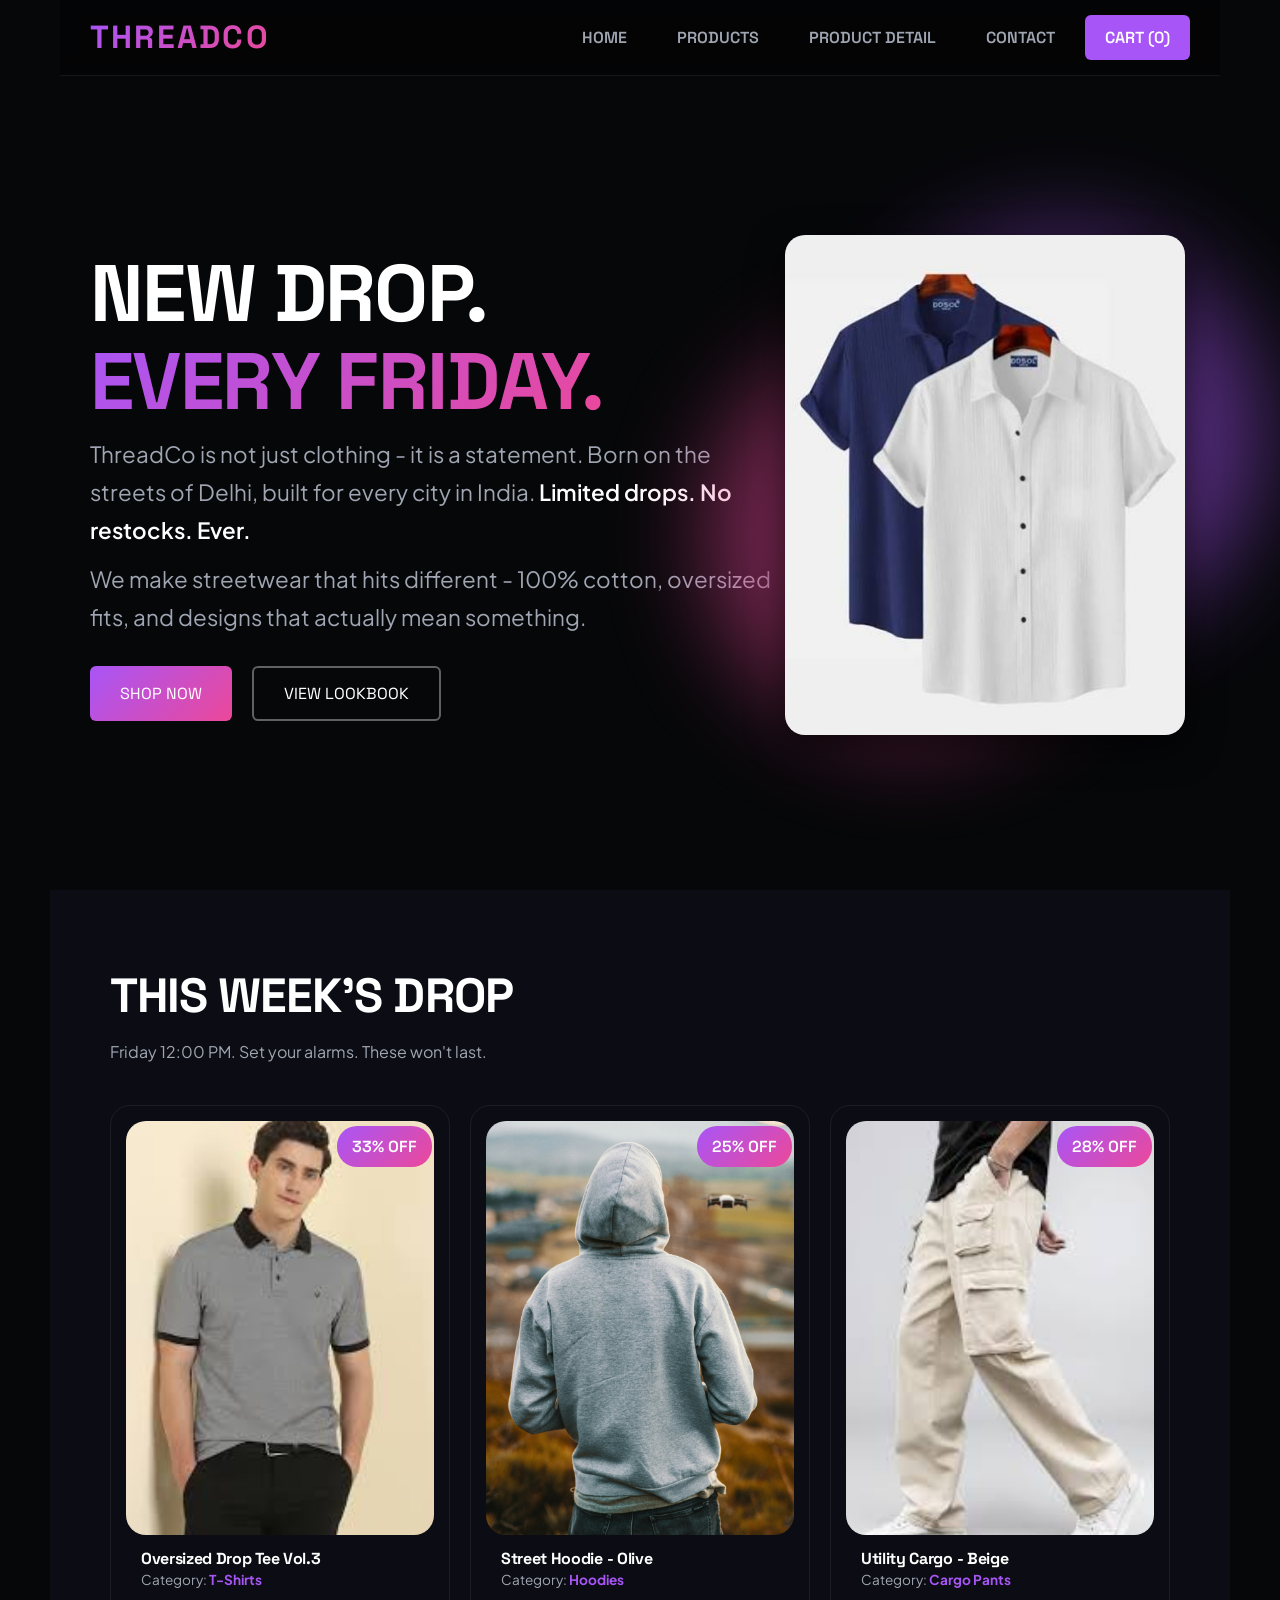
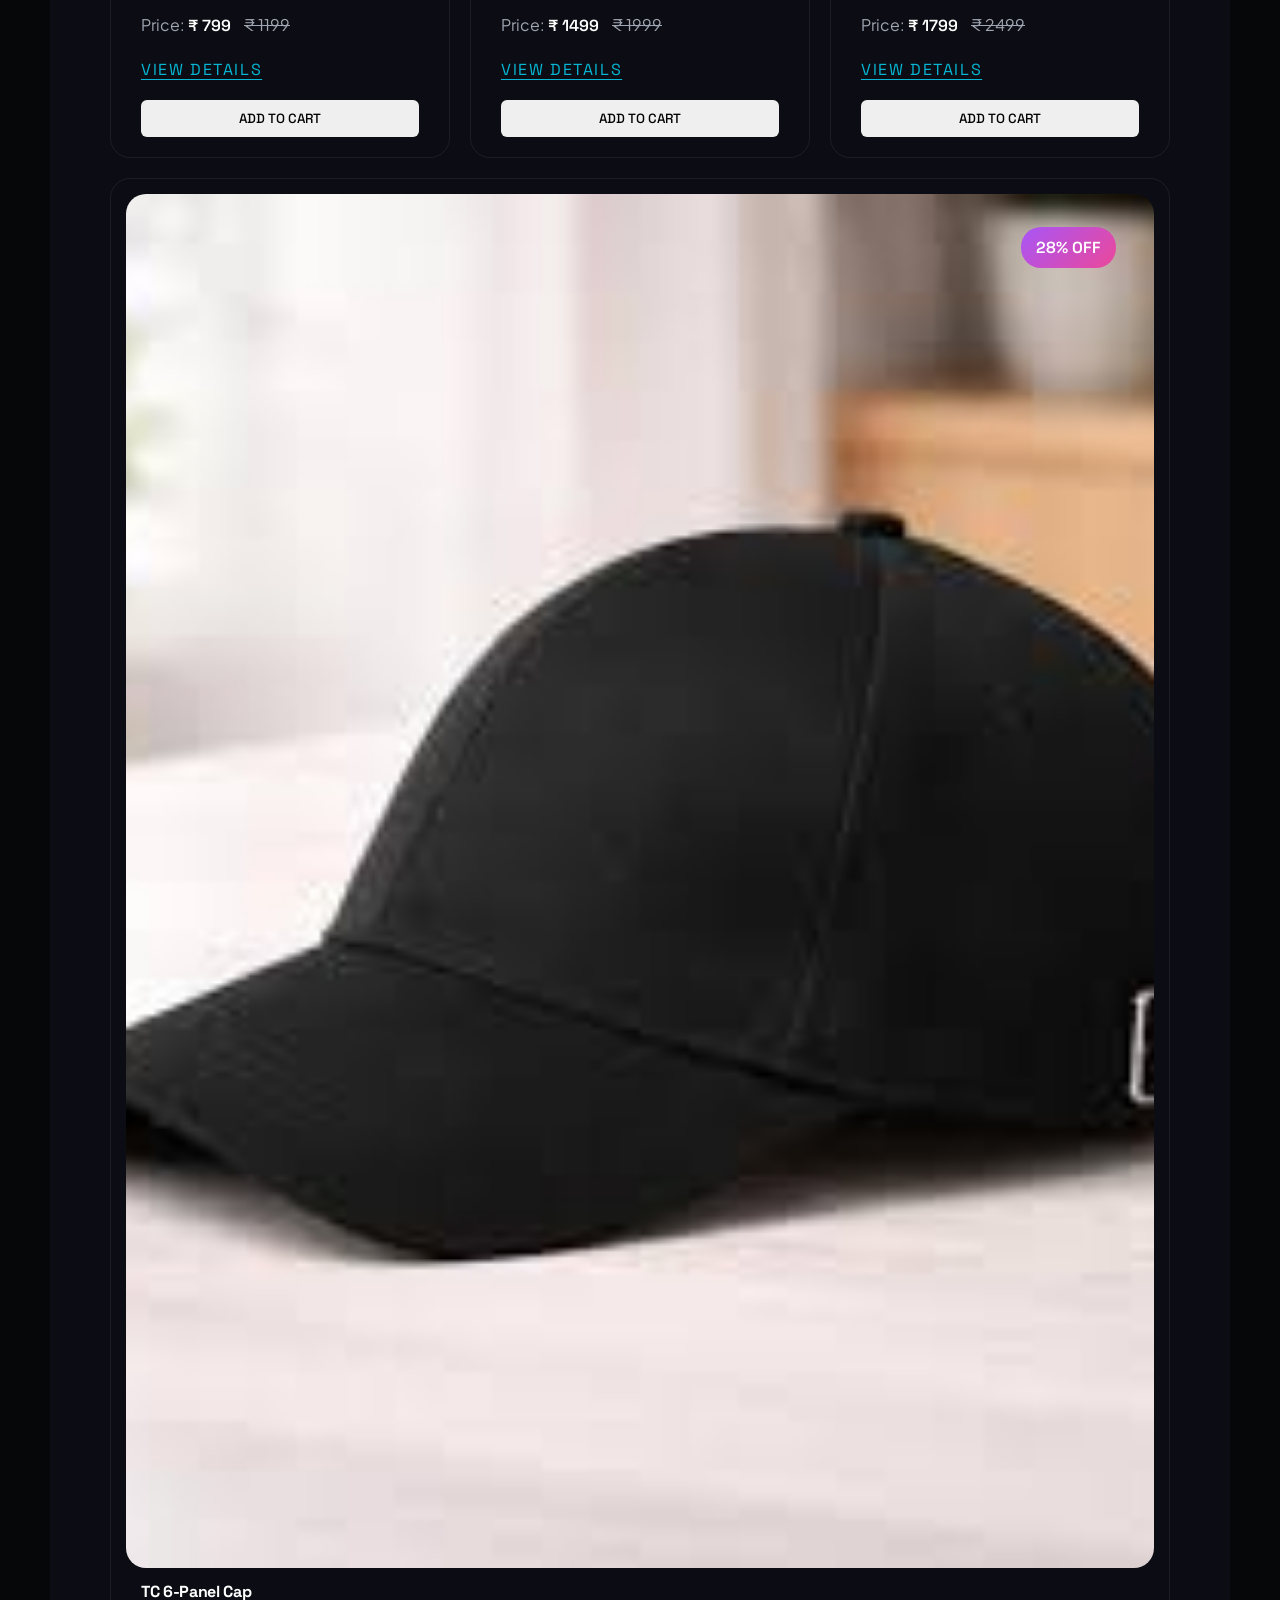
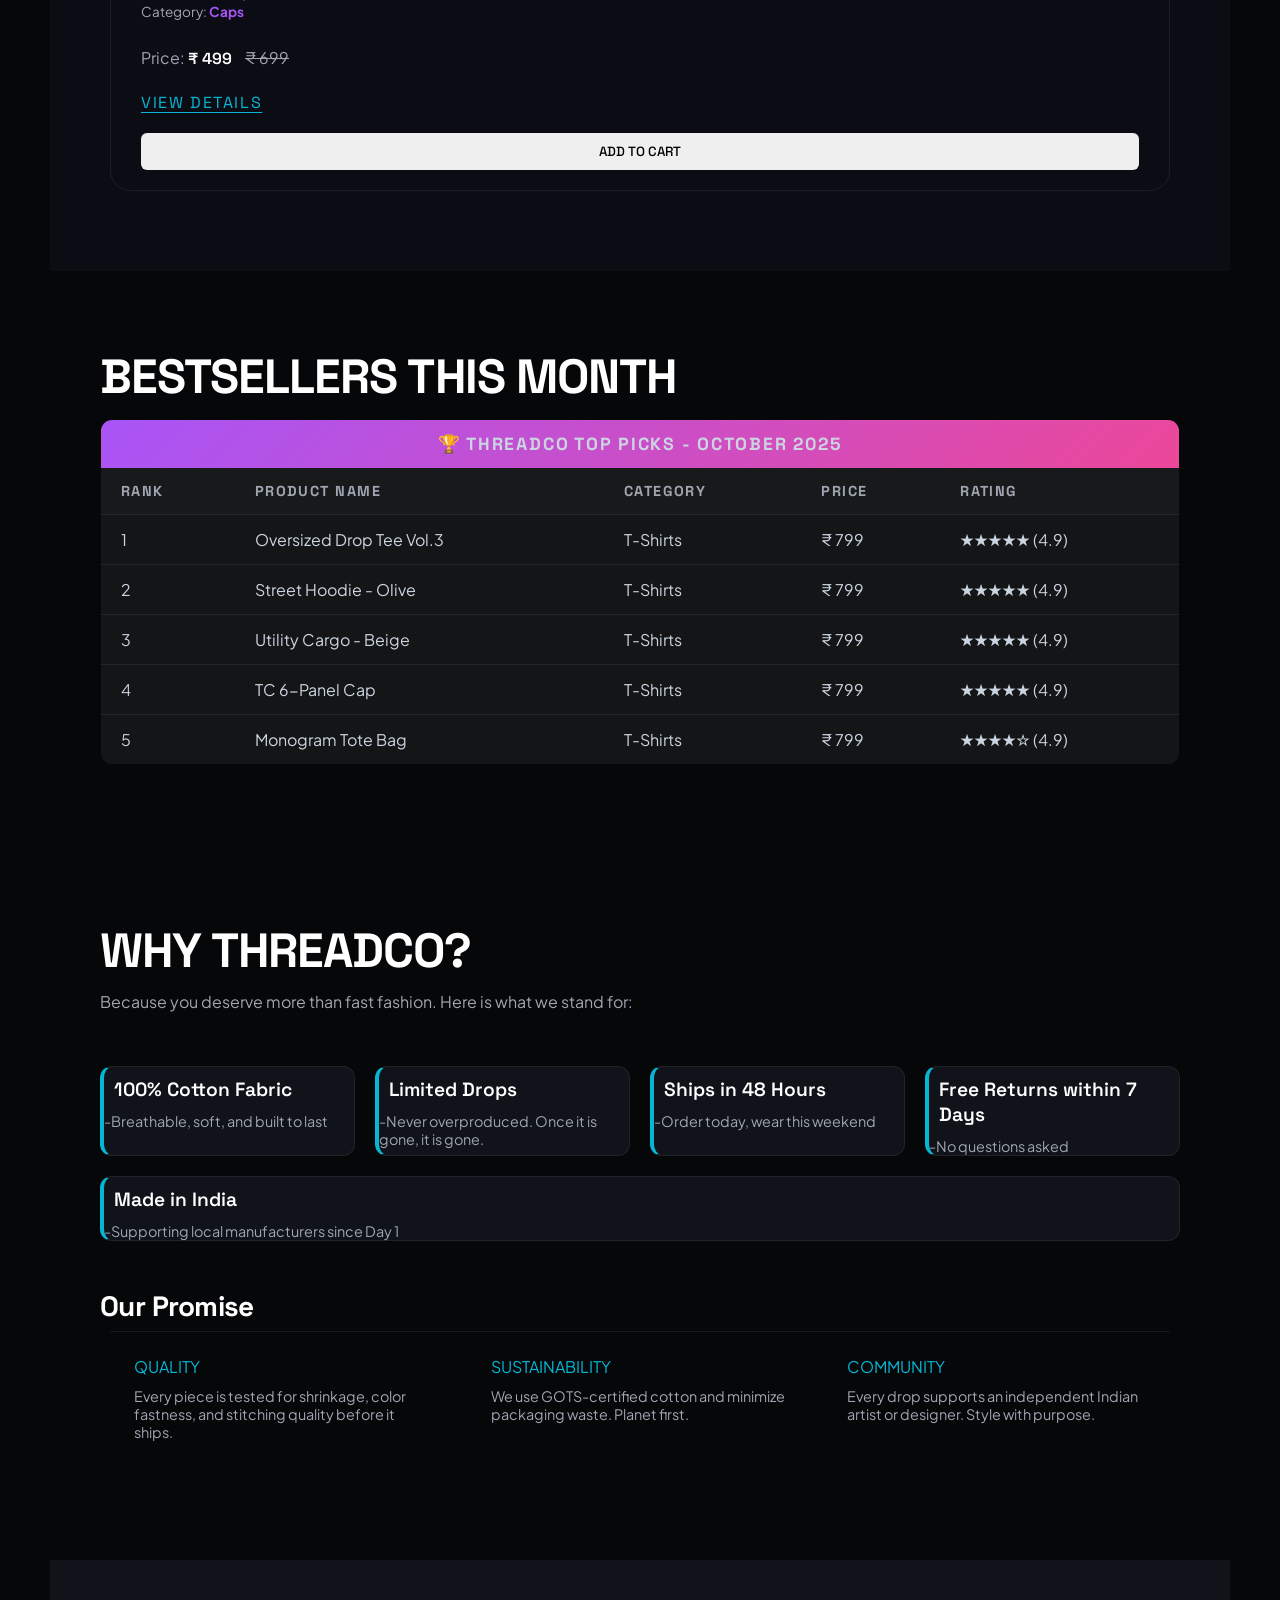
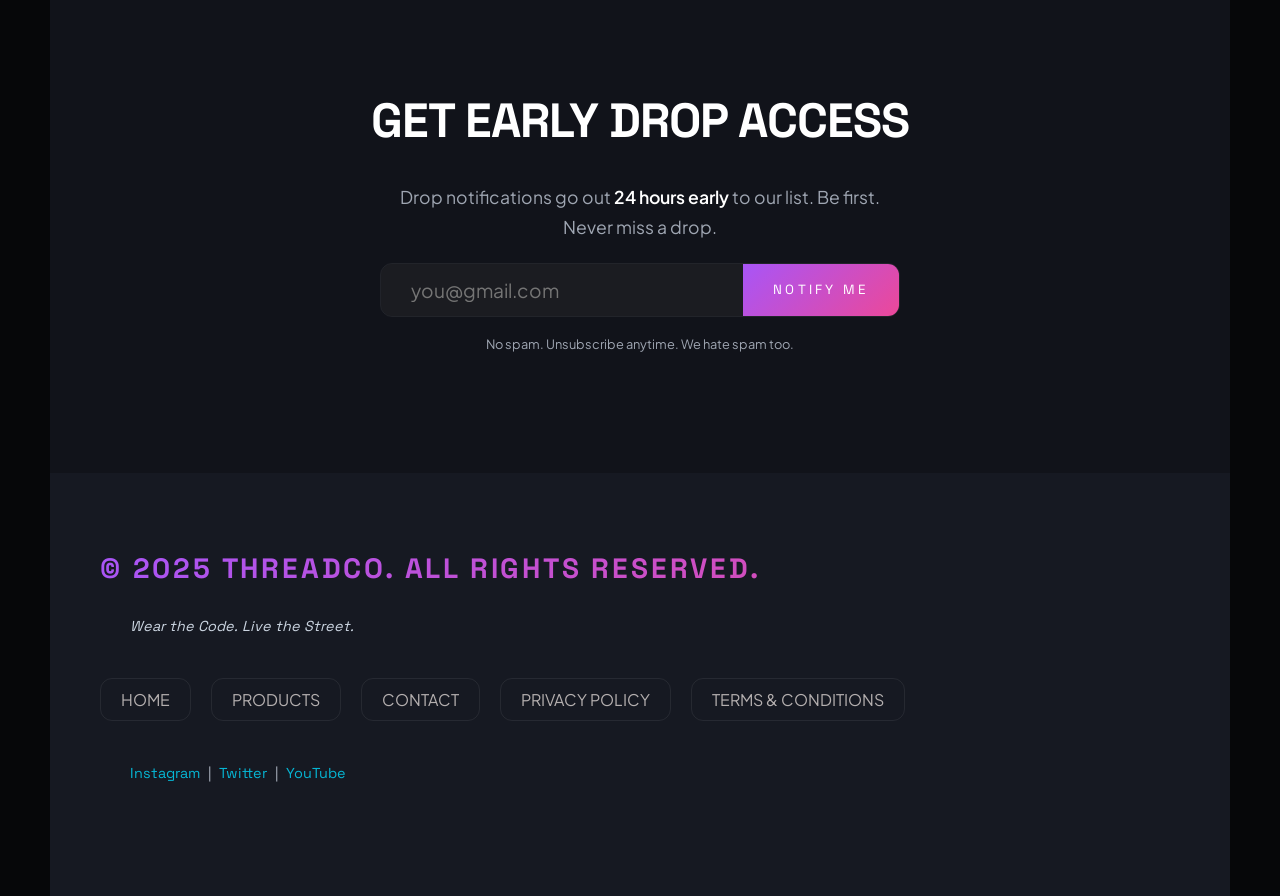
<file: index.html>
<!DOCTYPE html>
<html lang="en">

<head>
    <meta charset="UTF-8">
    <meta name="viewport" content="width=device-width, initial-scale=1.0">
    <title>ThreadCo - Wear the Code. Live the Street.</title>
    <link rel="stylesheet" href="style.css">
</head>

<body>

    <header>
        <h1>ThreadCo</h1>
        <nav>
            <ul>
                <li><a href="index.html">Home</a></li>
                <li><a href="product.html">Products</a></li>
                <li><a href="Product Details.html">Product Detail</a></li>
                <li><a href="contact.html">Contact</a></li>
                <li><a href="#">Cart (0)</a></li>
            </ul>
        </nav>
    </header>

    <main>
        <section id="hero">
            <div class="left-hero">
                <h2>New Drop. <br> <span id="gradient-text">Every Friday.</span></h2>
                <p>ThreadCo is not just clothing - it is a statement. Born on the streets of Delhi, built for every city
                    in
                    India. <strong>Limited drops. No restocks. Ever.</strong></p>
                <p>We make streetwear that hits different - 100% cotton, oversized fits, and designs that actually mean
                    something.</p>
                <div id="cta">
                    <a href="products.html" class="btn1">Shop Now</a>
                    <a href="products.html" class="btn2">View Lookbook</a>
                </div>
            </div>
            <div class="right-hero">
                <div class="glow orb1"></div>
                <div class="glow orb2"></div>
                <img src="image/images (1).jpg" alt="">
            </div>
        </section>


        <section id="week-drop">
            <h2>This Week's Drop</h2>
            <p>Friday 12:00 PM. Set your alarms. These won't last.</p>

            <div class="cards">
                <article>
                    <figure>
                        <img src="image/n-tshort.jpg" alt="ThreadCo Oversized Drop Tee Vol.3 in Black">
                        <figcaption>Oversized Drop Tee Vol.3</figcaption>
                    </figure>

                    <h3>Oversized Drop Tee Vol.3</h3>
                    <p>Category: <span>T-Shirts</span></p>
                    <p>Price: <strong>&#8377; 799</strong> <s>&#8377; 1199</s> </p>
                    <p><mark>33% OFF</mark></p>

                    <a href="product.html">View Details</a>
                    <button type="button">Add to Cart</button>

                </article>

                <article>
                    <figure>
                        <img src="pic/Urban Street Hoodie-2.jpg" alt="ThreadCo Street Hoodie in Olive Green">
                        <figcaption>Street Hoodie - Olive</figcaption>
                    </figure>

                    <h3>Street Hoodie - Olive</h3>
                    <p>Category: <span>Hoodies</span></p>
                    <p>Price: <strong>&#8377; 1499</strong> <s>&#8377; 1999</s></p>
                    <p><mark>25% OFF</mark></p>
                    <a href="product.html">View Details</a>
                    <button type="button">Add to Cart</button>
                </article>

                <article>
                    <figure>
                        <img src="pic/cargo-oant.jpg" alt="ThreadCo Cargo Pants in Beige">
                        <figcaption>Utility Cargo - Beige</figcaption>
                    </figure>
                    <h3>Utility Cargo - Beige</h3>
                    <p>Category: <span>Cargo Pants</span></p>
                    <p>Price: <strong>&#8377; 1799</strong> <s>&#8377; 2499</s></p>
                    <p><mark>28% OFF</mark></p>
                    <a href="product.html">View Details</a>
                    <button type="button">Add to Cart</button>

                </article>

                <article>
                    <figure>
                        <img src="pic/Premium Cotton Baseball Cap-6.jpg" alt="ThreadCo 6-Panel Cap in Black">
                        <figcaption>TC 6-Panel Cap</figcaption>
                    </figure>
                    <h3>TC 6-Panel Cap</h3>
                    <p>Category: <span>Caps</span></p>
                    <p>Price: <strong>&#8377; 499</strong> <s>&#8377; 699</s></p>
                    <p><mark>28% OFF</mark></p>
                    <a href="product.html">View Details</a>
                    <button type="button">Add to Cart</button>
                </article>
            </div>

        </section>

        <section id="best-sellers">
            <h2>Bestsellers This Month</h2>
            <table>
                <tr>
                    <th colspan="5">&#127942; ThreadCo Top Picks - October 2025</th>
                </tr>
                <tr>
                    <th>Rank</th>
                    <th>Product Name</th>
                    <th>Category</th>
                    <th>Price</th>
                    <th>Rating</th>
                </tr>
                <tr>
                    <td>1</td>
                    <td>Oversized Drop Tee Vol.3</td>
                    <td>T-Shirts</td>
                    <td>&#8377; 799</td>
                    <td>&#9733;&#9733;&#9733;&#9733;&#9733; (4.9)</td>
                </tr>
                <tr>
                    <td>2</td>
                    <td>Street Hoodie - Olive</td>
                    <td>T-Shirts</td>
                    <td>&#8377; 799</td>
                    <td>&#9733;&#9733;&#9733;&#9733;&#9733; (4.9)</td>
                </tr>
                <tr>
                    <td>3</td>
                    <td>Utility Cargo - Beige</td>
                    <td>T-Shirts</td>
                    <td>&#8377; 799</td>
                    <td>&#9733;&#9733;&#9733;&#9733;&#9733; (4.9)</td>
                </tr>
                <tr>
                    <td>4</td>
                    <td>TC 6-Panel Cap</td>
                    <td>T-Shirts</td>
                    <td>&#8377; 799</td>
                    <td>&#9733;&#9733;&#9733;&#9733;&#9733; (4.9)</td>
                </tr>
                <tr>
                    <td>5</td>
                    <td>Monogram Tote Bag</td>
                    <td>T-Shirts</td>
                    <td>&#8377; 799</td>
                    <td>&#9733;&#9733;&#9733;&#9733;&#9734; (4.9)</td>
                </tr>
            </table>
        </section>


        <section id="threadco">

            <h2>Why ThreadCo?</h2>
            <p>Because you deserve more than fast fashion. Here is what we stand for:</p>
            <ul>
                <li><strong>100% Cotton Fabric </strong> -Breathable, soft, and built to last</li>
                <li><strong>Limited Drops </strong> -Never overproduced. Once it is gone, it is gone.</li>
                <li><strong>Ships in 48 Hours </strong> -Order today, wear this weekend</li>
                <li><strong>Free Returns within 7 Days </strong> -No questions asked</li>
                <li><strong>Made in India </strong> -Supporting local manufacturers since Day 1</li>
            </ul>

            <h3>Our Promise</h3>

            <dl>
                <section>
                    <dt>Quality</dt>
                    <dd>Every piece is tested for shrinkage, color fastness, and stitching quality before it ships.</dd>

                </section>
                <section>
                    <dt>Sustainability</dt>
                    <dd>We use GOTS-certified cotton and minimize packaging waste. Planet first.</dd>

                </section>
                <section>

                    <dt>Community</dt>
                    <dd>Every drop supports an independent Indian artist or designer. Style with purpose.</dd>
                </section>


            </dl>
        </section>


        <section id="get-early">
            <h2>Get Early Drop Access</h2>
            <p>Drop notifications go out <strong>24 hours early</strong> to our list. Be first. Never miss a drop.</p>
            <form action="">
                <!-- <label for="email">Your Email:</label> -->
                <input type="email" id="email" name="email" placeholder="you@gmail.com" required>
                <button type="submit">Notify Me</button>
            </form>
            <br>
            <small>No spam. Unsubscribe anytime. We hate spam too.</small>
        </section>
    </main>


    <footer id="footer">
        <h3>&copy; 2025 ThreadCo. All rights reserved.</h3>
        <p><em>Wear the Code. Live the Street.</em></p>
        <nav>
            <ul>
                <li><a href="index.html">Home</a></li>
                <li><a href="products.html">Products</a></li>
                <li><a href="contact.html">Contact</a></li>
                <li><a href="#">Privacy Policy</a></li>
                <li><a href="#">Terms &amp; Conditions</a></li>
            </ul>
        </nav>

        <p>
            <a href="https://instagram.com" target="_blank">Instagram</a>
            &nbsp;|&nbsp;
            <a href="https://twitter.com" target="_blank">Twitter</a>
            &nbsp;|&nbsp;
            <a href="https://youtube.com" target="_blank">YouTube</a>
        </p>
    </footer>

</body>

</html>
</file>
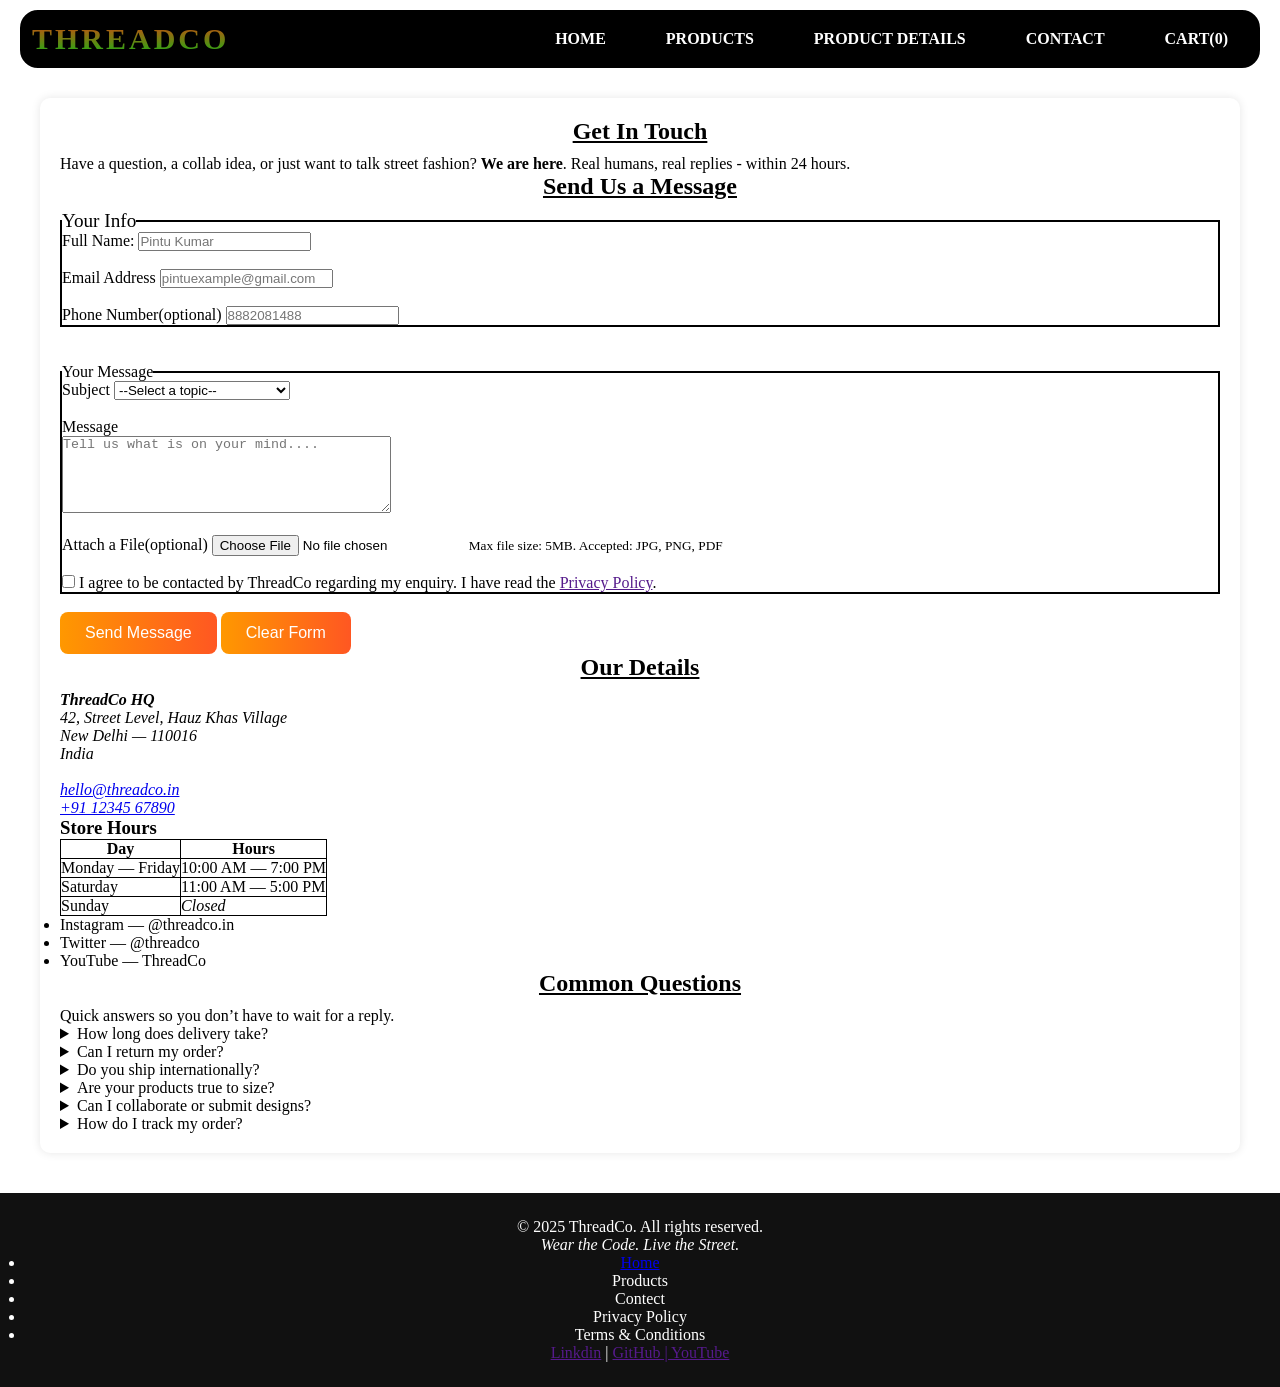
<file: contact.html>
<!DOCTYPE html>
<html lang="en">

<head>
    <meta charset="UTF-8">
    <meta name="viewport" content="width=device-width, initial-scale=1.0">
    <title>ThreadCo-contact-details</title>
    <link rel="stylesheet" href="Style-c.css">
</head>
<style>
    table,
    tr,
    td,
    th {
        border: 1px solid black;
        border-collapse: collapse;
    }
</style>

<body>
    <header>
        <h1>ThreadCo</h1>
        <!-- <p><em>Wear the Code. Live the Street.</em></p> -->
        <nav>
            <ul>
                <li><a href="">Home</a></li>
                <li><a href="product.html">Products</a></li>
                <li><a href="Product Details.html">Product Details</a></li>
                <li><a href="contact.html">Contact</a></li>
                <li><a href="cart.html">Cart(0)</a></li>

            </ul>
        </nav>
    </header>
    <main>
        <h2>Get In Touch</h2>
        <p>Have a question, a collab idea, or just want to talk street fashion? <strong>We are here</strong>. Real
            humans, real replies - within 24 hours.</p>
        <section>

            <h2>Send Us a Message</h2>
            <form action="">
                <fieldset class="info">
                    <legend id="Info">Your Info</legend>
                    <label for="name">Full Name:</label>
                    <input type="text" id="name" name="name" placeholder="Pintu Kumar" required>
                    <br><br>
                    <label for="email">Email Address</label>
                    <input type="email" id="email" placeholder="pintuexample@gmail.com" required>
                    <br><br>
                    <label for="phone">Phone Number(optional)</label>
                    <input type="number" id="phone" minlength="0" placeholder="8882081488">

                </fieldset>
                <br><br>
                <fieldset class="message">
                    <legend>Your Message</legend>
                    <label for="message">Subject</label>
                    <select name="" id="message">
                        <option value="">--Select a topic--</option>
                        <option value="">Order Issue</option>
                        <option value="">Return/Refund</option>
                        <option value="">Collaboration/Patnarshiop</option>
                        <option value="">WholeSale Enquiry</option>
                        <option value="">General Enquiry</option>
                        <br><br>

                    </select>
                    <br><br>
                    <label for="">Message</label>
                    <br>
                    <textarea name="message" id="Message" placeholder="Tell us what is on your mind...." rows="5"
                        cols="39"></textarea>
                    <br><br>
                    <label for="file">Attach a File(optional)</label>
                    <input type="file" id="file">
                    <small>Max file size: 5MB. Accepted: JPG, PNG, PDF</small>
                    <br><br>
                    <input type="checkbox" required>
                    <label for="check">I agree to be contacted by ThreadCo regarding my enquiry. I have read the <a
                            href="">Privacy
                            Policy</a>.</label>

                </fieldset>
                <br>
                <button>Send Message</button>
                <button>Clear Form</button>

            </form>
        </section>
        <section>
            <h2>Our Details</h2>
            <address>
                <strong>ThreadCo HQ</strong><br>
                42, Street Level, Hauz Khas Village <br>
                New Delhi — 110016 <br>
                India <br> <br>
                <a href="mailto:Instagram — @threadco.in">hello@threadco.in
                </a> <br>
                <a href="mailto:>+91 12345 67890">+91 12345 67890</a>

            </address>
        </section>
        <section>
            <h3>Store Hours</h3>
            <table>
                <tr>
                    <th>Day</th>
                    <th>Hours</th>
                </tr>
                <tr>
                    <td>Monday — Friday</td>
                    <td>10:00 AM — 7:00 PM</td>
                </tr>
                <tr>
                    <td>Saturday</td>
                    <td>11:00 AM — 5:00 PM</td>
                </tr>
                <tr>
                    <td>Sunday</td>
                    <td><em>Closed</em></td>
                </tr>
            </table>
            <h3></h3>
            <ul>
                <li><a href="mailto:Instagram — @threadco.in"></a>Instagram — @threadco.in</li>
            </ul>
            <ul>
                <li><a href="mailto:Twitter — @threadco"></a>Twitter — @threadco</li>
            </ul>
            <ul>
                <li><a href=""></a>YouTube — ThreadCo</li>
            </ul>
        </section>
        <section>
            <h2>Common Questions</h2>
            <p>Quick answers so you don’t have to wait for a reply.</p>
            <details>
                <summary>How long does delivery take?</summary>
                <p>We ship within 48 hours of order confirmation. Standard delivery takes 3—5 business days across
                    India. Express delivery (1—2 days) is available at checkout for select pin codes.</p>
            </details>
            <details>
                <summary>Can I return my order?</summary>
                <p>Yes! We offer free returns within 7 days of delivery. The item must be unworn, unwashed, and in its
                    original packaging with all tags attached. Initiate your return from the Orders section of your
                    account.</p>
            </details>
            <details>
                <summary>Do you ship internationally?</summary>
                <p>Not yet — but we’re working on it. International shipping is planned for early 2026. Sign up for our
                    newsletter to get notified first.</p>
            </details>
            <details>
                <summary>Are your products true to size?</summary>
                <p>ThreadCo tees and hoodies are oversized by design. If you prefer a more fitted look, we recommend
                    sizing down. Check the <a href="mailto:Size Guide">Size Guide</a> on any product page for exact
                    measurements.</p>
            </details>
            <details>
                <summary>Can I collaborate or submit designs?</summary>
                <p>Absolutely. ThreadCo works with independent Indian artists on every drop. If you have a design
                    concept or want to collab, reach out via the form above and select <strong>“Collaboration /
                        Partnership”</strong> as the subject. We read every single message.</p>
            </details>
            <details>
                <summary>How do I track my order?</summary>
                <p>Once your order ships, you will receive a tracking link via SMS and email. You can also track your
                    order by entering your order ID on our <strong>Order Tracking page</strong>.</p>
            </details>


        </section>
    </main>
    <footer>
        <p>&copy; 2025 ThreadCo. All rights reserved.</p>
        <p><em>Wear the Code. Live the Street.</em></p>

        <ul>
            <li><a href="#home">Home</a></li>
            <li><a href=""></a>Products</li>
            <li><a href="
                "></a>Contect</li>
            <li><a href=""></a>Privacy Policy</li>
            <li><a href=""></a>Terms & Conditions</li>

        </ul>
        <div>
            <a href="">Linkdin</a> | <a href="">GitHub | YouTube</a>

        </div>


    </footer>
</body>

</html>
</file>
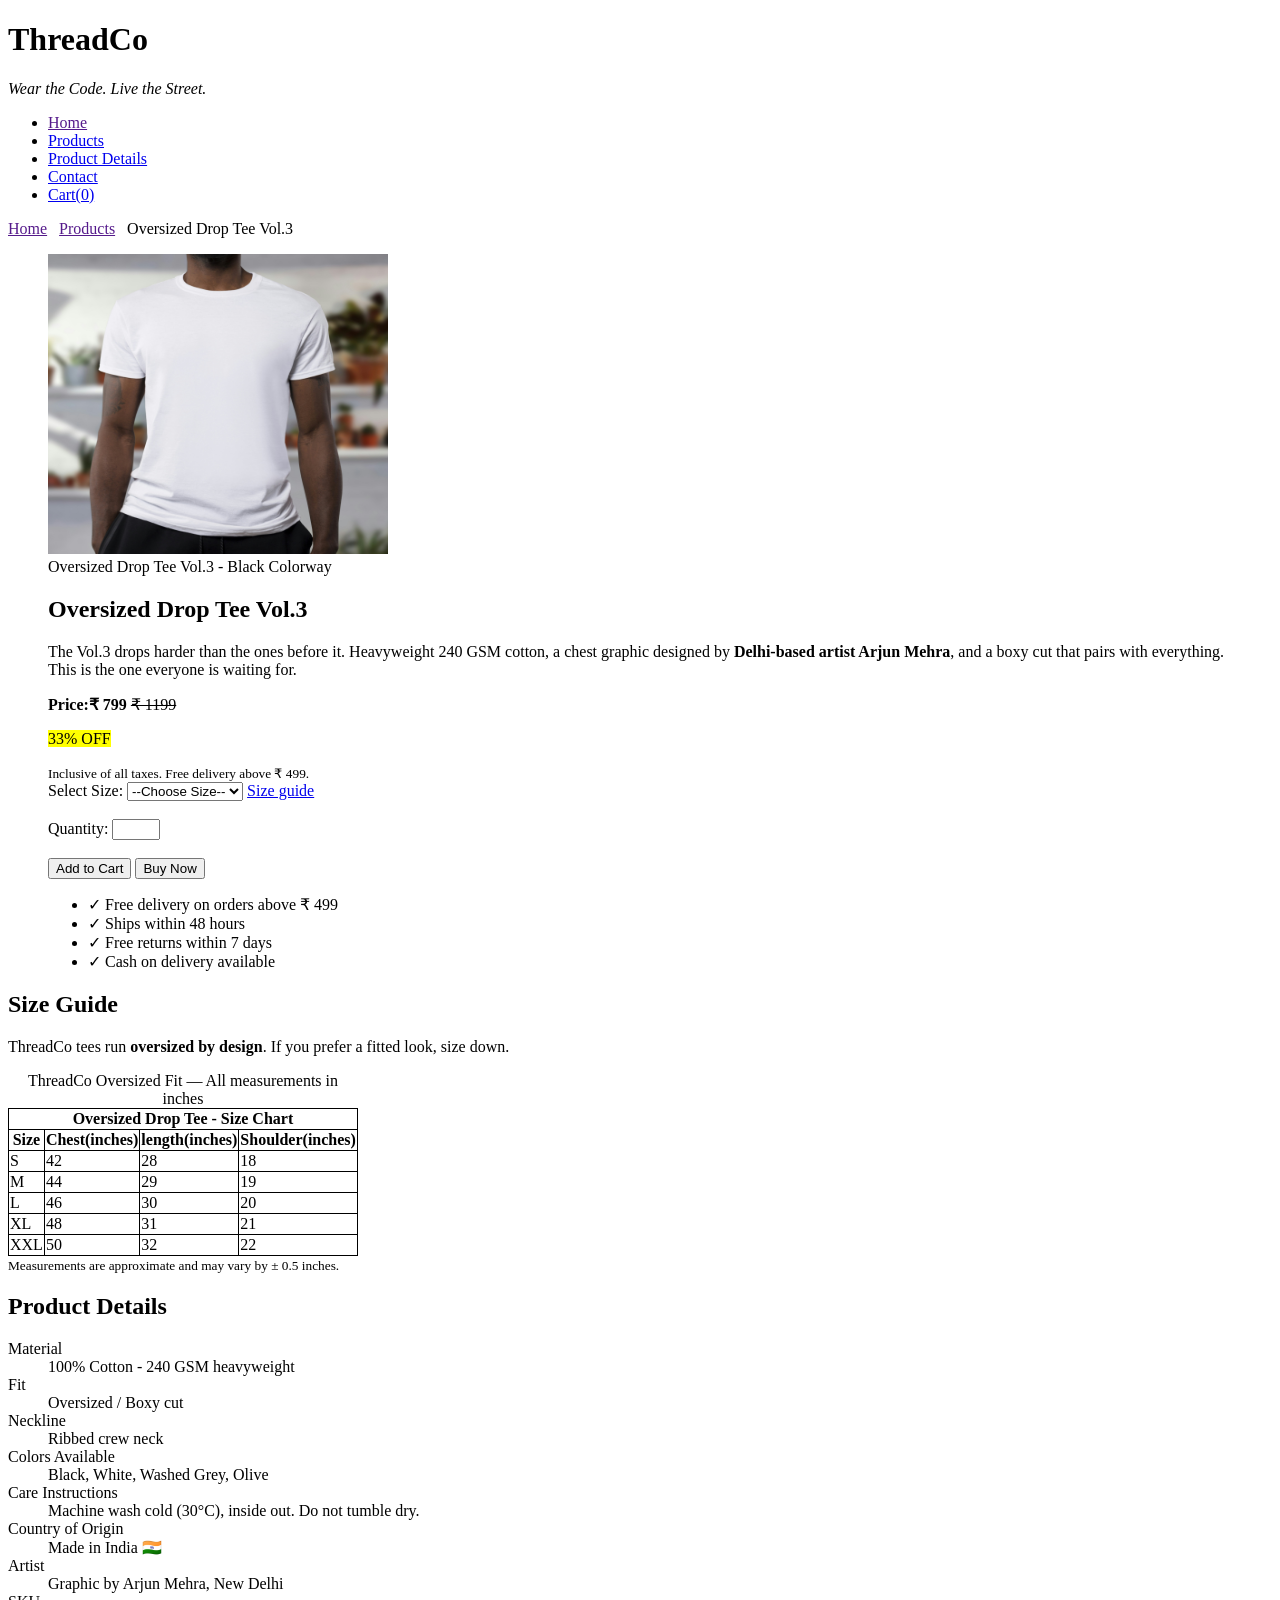
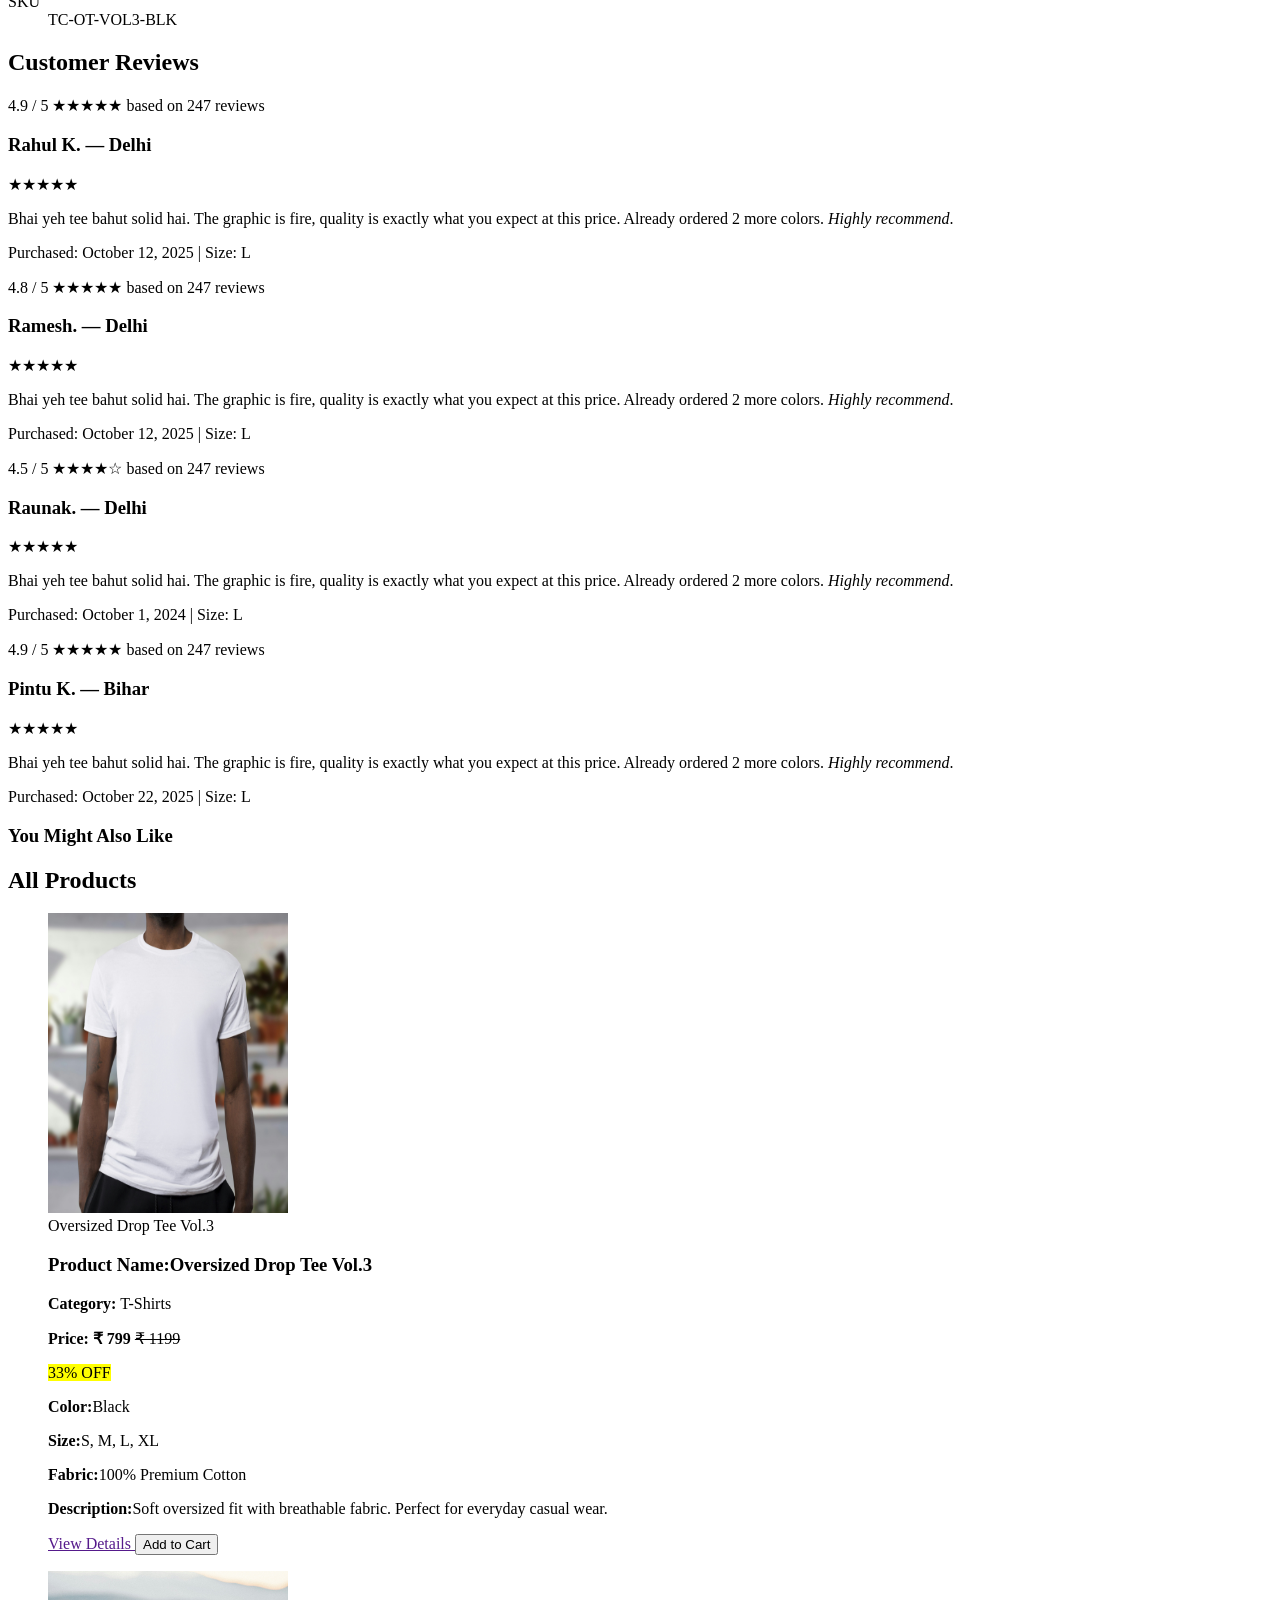
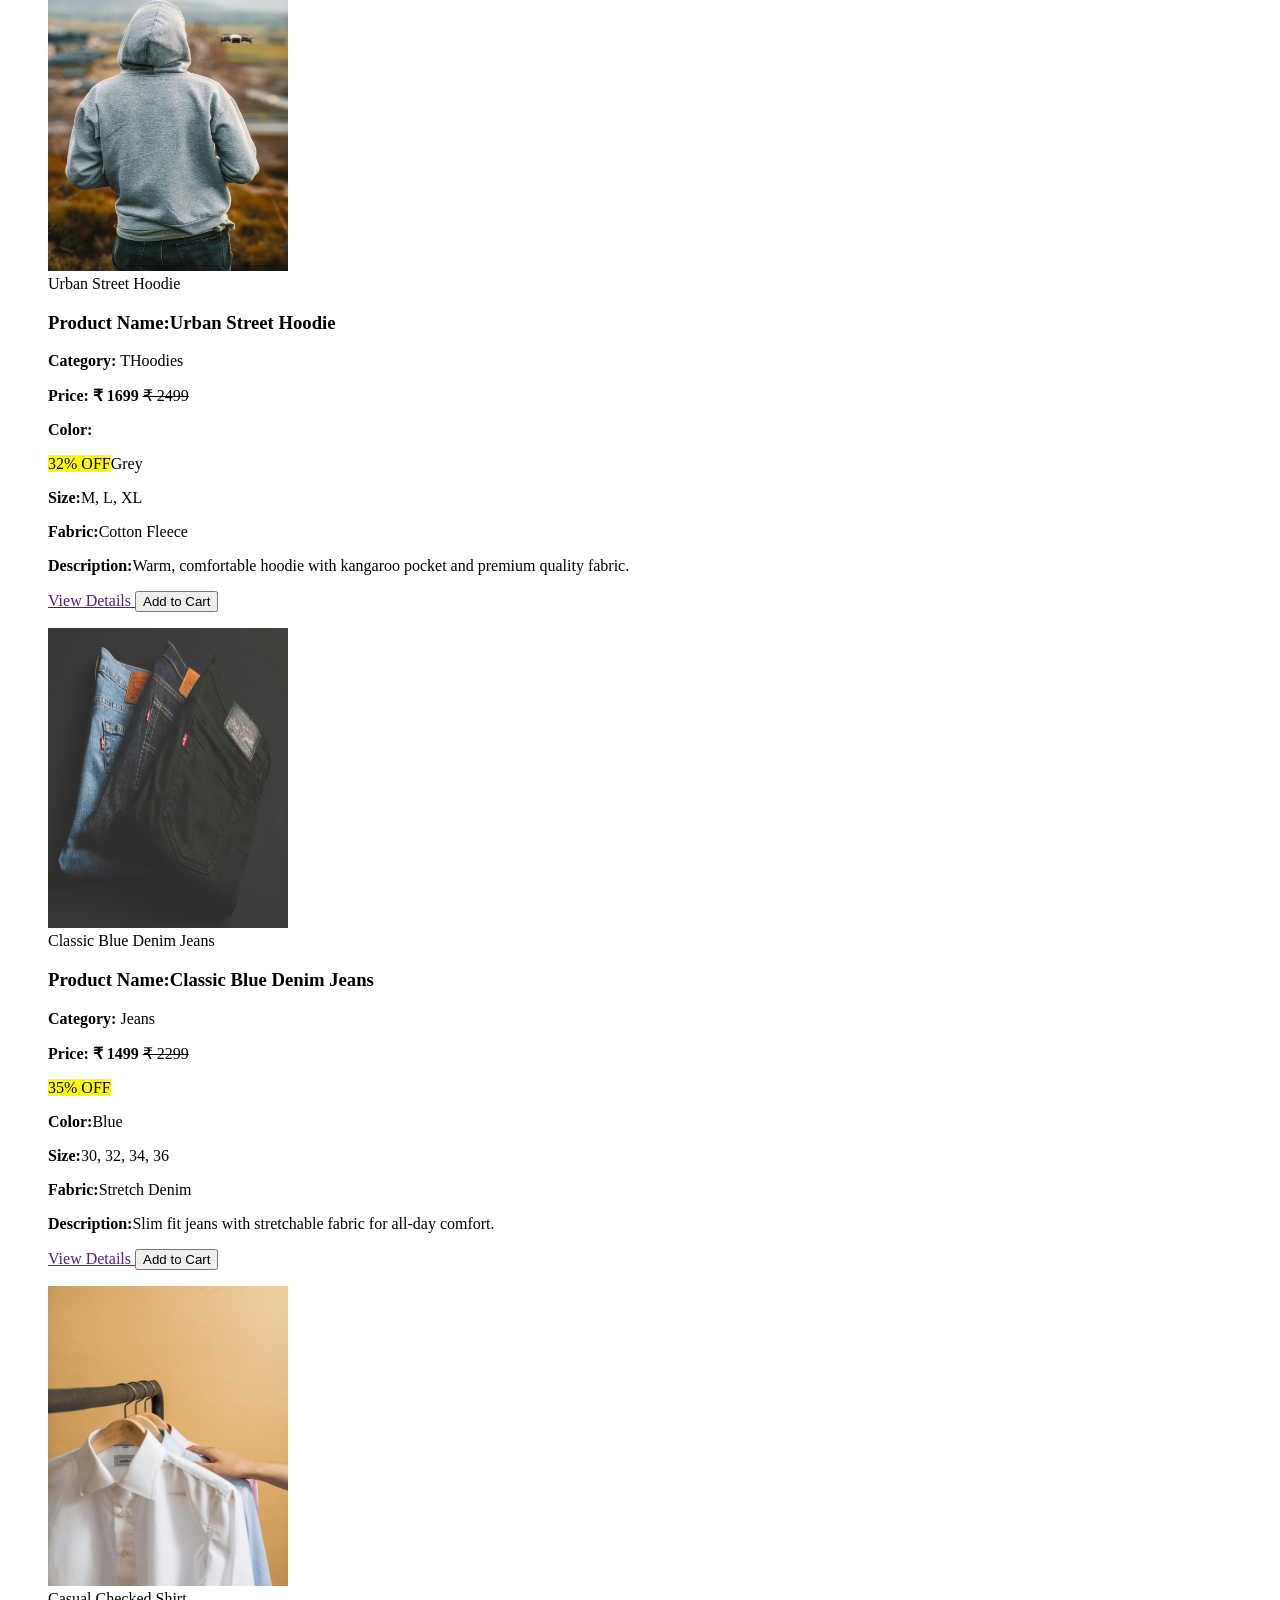
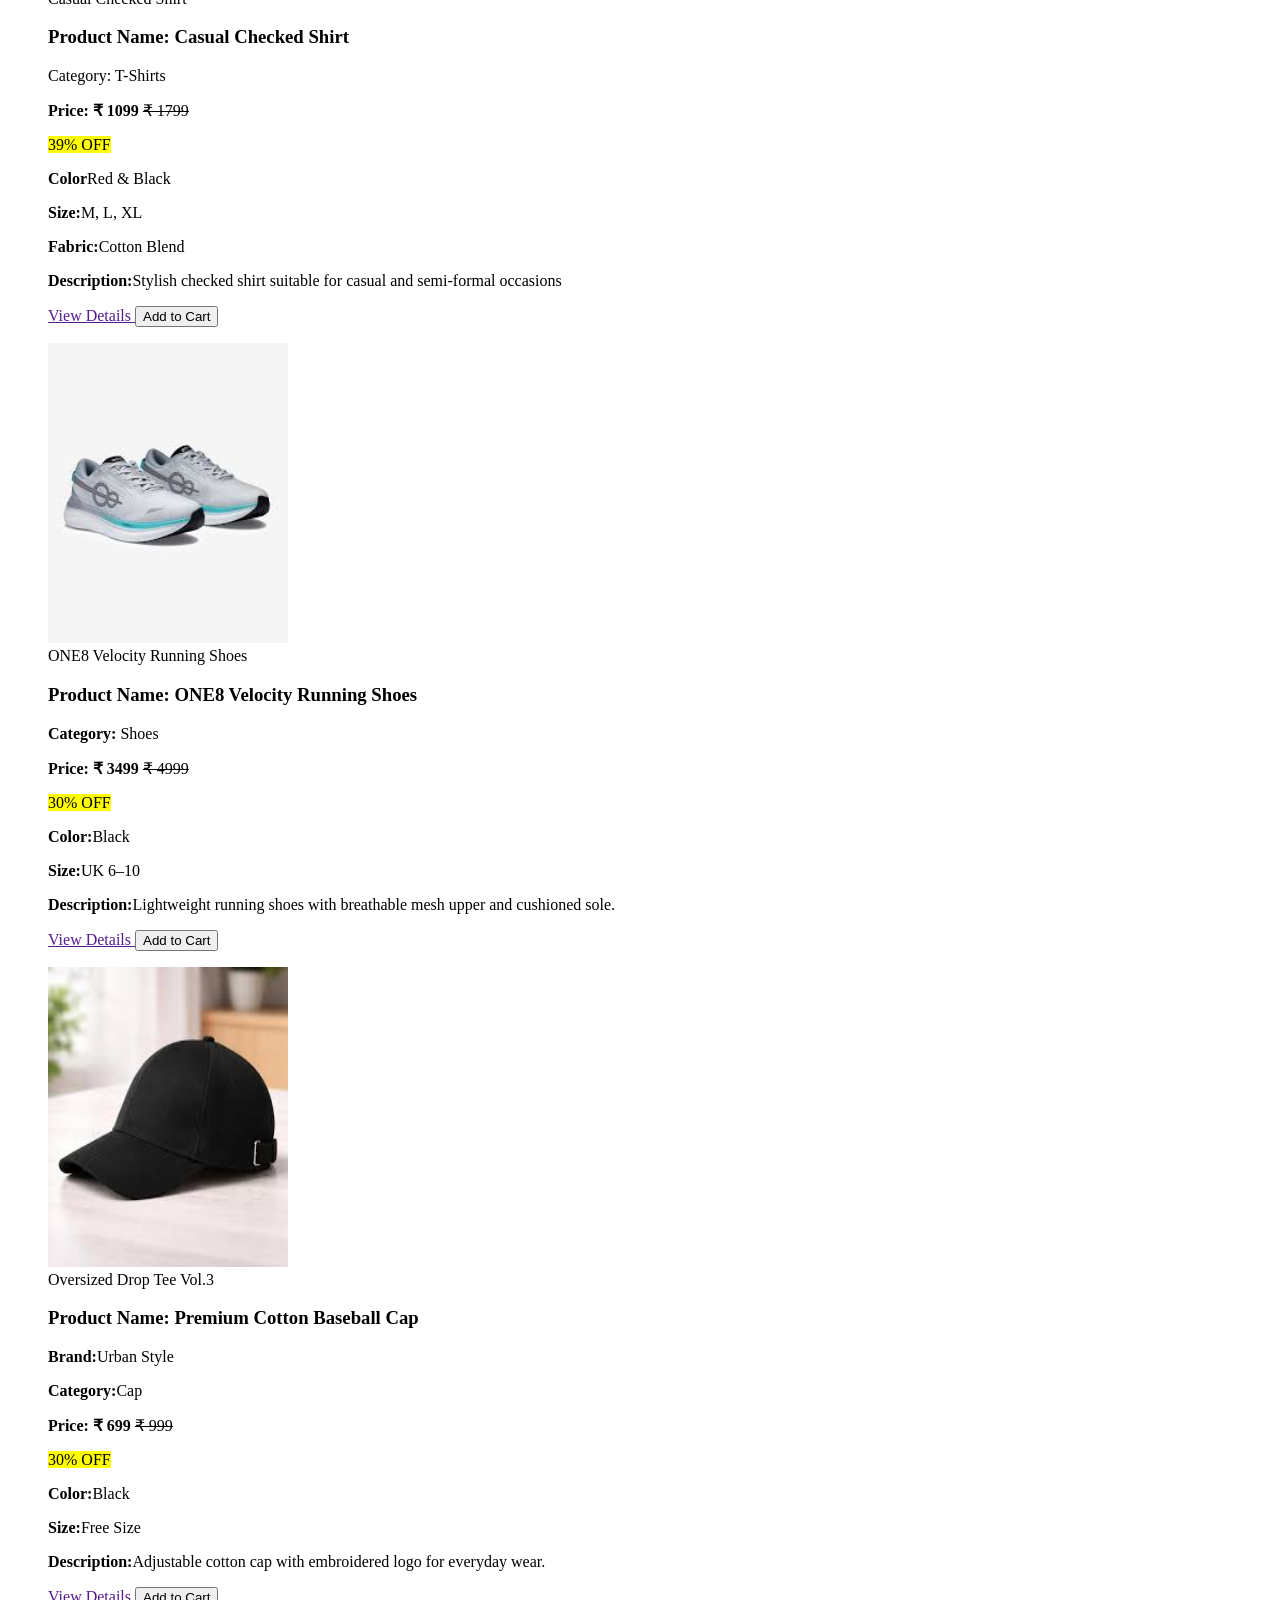
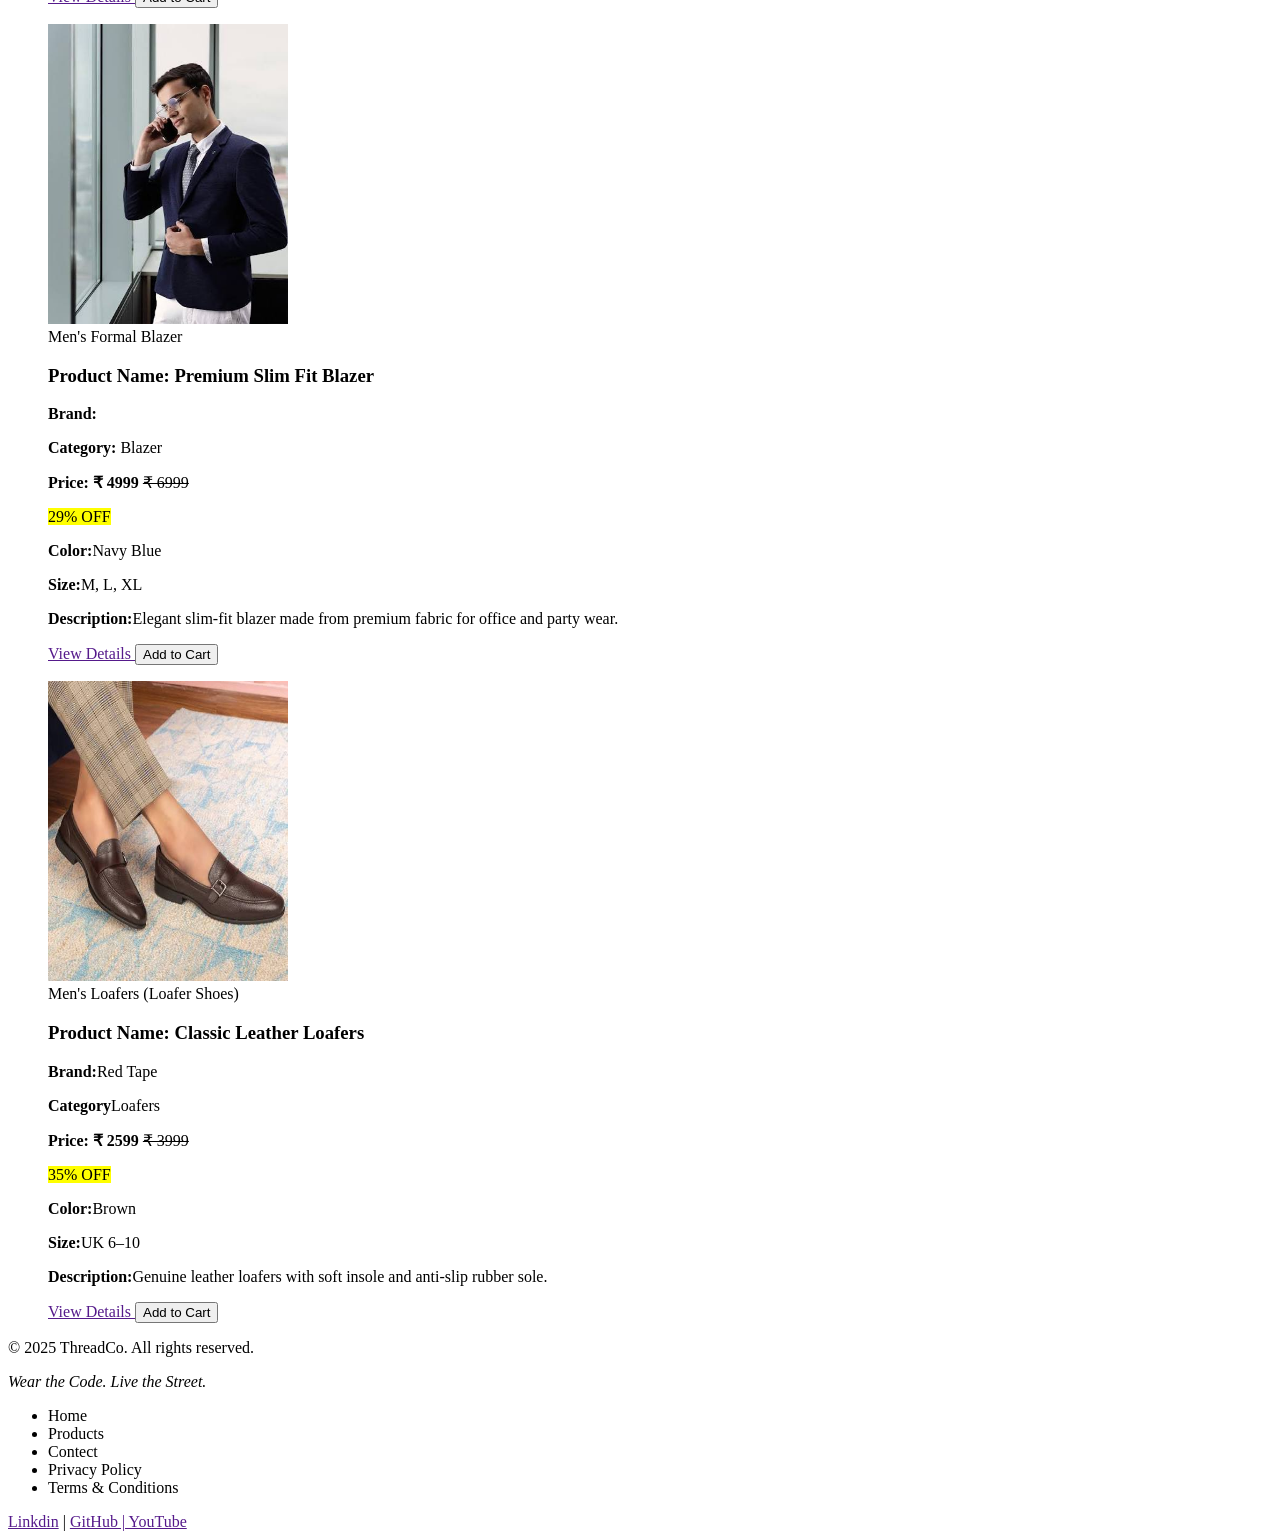
<file: Product Details.html>
<!DOCTYPE html>
<html lang="en">

<head>
    <meta charset="UTF-8">
    <meta name="viewport" content="width=device-width, initial-scale=1.0">
    <title>ThreadCo-product Details</title>
</head>
<style>
    table,
    tr,
    td,
    th {
        border: 1px solid black;
        border-collapse: collapse;


    }
</style>


<body>
    <header>
        <h1>ThreadCo</h1>
        <p><em>Wear the Code. Live the Street.</em></p>
        <nav>
            <ul>
                <li><a href="">Home</a></li>
                <li><a href="product.html">Products</a></li>
                <li><a href="Product Details.html">Product Details</a></li>
                <li><a href="contact.html">Contact</a></li>
                <li><a href="cart.html">Cart(0)</a></li>

            </ul>
        </nav>
        <a href="">Home</a> &nbsp;
        <a href="">Products</a> &nbsp;
        <span>Oversized Drop Tee Vol.3</span>
    </header>

    <main>
        <section>
            <article>
                <figure>
                    <img src="pic/Oversized Drop Tee Vol.3 -1.jpg" alt="" width="340" height="300">
                    <figcaption>Oversized Drop Tee Vol.3 - Black Colorway
                    </figcaption>
                    <h2>Oversized Drop Tee Vol.3</h2>
                    <p>The Vol.3 drops harder than the ones before it. Heavyweight 240 GSM cotton, a chest graphic
                        designed by <strong>Delhi-based artist Arjun Mehra</strong>, and a boxy cut that pairs with
                        everything. This is the one everyone is waiting for.</p>
                    <p><strong>Price:&#8377 799 </strong><s>&#8377 1199</s></p>
                    <p><mark>33% OFF</mark></p>
                    <small>Inclusive of all taxes. Free delivery above ₹ 499.</small>
                    <br>
                    <label for="">Select Size:</label>
                    <select name="" id="size">
                        <option value="">--Choose Size--</option>
                        <option value="">S</option>
                        <option value="">M</option>
                        <option value="">L</option>
                        <option value="">XL</option>
                        <option value="">XXL</option>
                    </select>
                    <a href="#Size guide">Size guide</a>
                    <br><br>
                    <label for="Quantity">Quantity:</label>
                    <input type="number" id="Quantity" min="1" max="10">
                    <br><br>
                    <button>Add to Cart</button>
                    <button>Buy Now</button>
                    <br>
                    <ul>
                        <li>&#10003 Free delivery on orders above ₹ 499</li>
                        <li>&#10003 Ships within 48 hours</li>
                        <li>&#10003 Free returns within 7 days</li>
                        <li>&#10003 Cash on delivery available</li>
                    </ul>

                </figure>
            </article>
        </section>
        <section id="Size guide">
            <h2>Size Guide</h2>
            <p>ThreadCo tees run <strong>oversized by design</strong>. If you prefer a fitted look, size down.</p>
            <table>
                <tr>
                    <th colspan="4">Oversized Drop Tee - Size Chart</th>



                </tr>
                <tr>
                    <th>Size</th>
                    <th>Chest(inches)</th>
                    <th>length(inches)</th>
                    <th>Shoulder(inches)</th>

                </tr>
                <tr>
                    <td>S</td>
                    <td>42</td>
                    <td>28</td>
                    <td>18</td>
                </tr>
                <tr>
                    <td>M</td>
                    <td>44</td>
                    <td>29</td>
                    <td>19</td>
                </tr>
                <tr>
                    <td>L</td>
                    <td>46</td>
                    <td>30</td>
                    <td>20</td>
                </tr>
                <tr>
                    <td>XL</td>
                    <td>48</td>
                    <td>31</td>
                    <td>21</td>
                </tr>
                <tr>
                    <td>XXL</td>
                    <td>50</td>
                    <td>32</td>
                    <td>22</td>
                </tr>
                <caption>ThreadCo Oversized Fit — All measurements in inches</caption>
            </table>
            <small>Measurements are approximate and may vary by ± 0.5 inches.</small>
        </section>
        <section>
            <h2>Product Details</h2>
            <dl>
                <dt>Material</dt>
                <dd>100% Cotton - 240 GSM heavyweight</dd>
                <dt>Fit</dt>
                <dd>Oversized / Boxy cut</dd>
                <dt>Neckline</dt>
                <dd>Ribbed crew neck</dd>
                <dt>Colors Available</dt>
                <dd>Black, White, Washed Grey, Olive</dd>
                <dt>Care Instructions</dt>
                <dd>Machine wash cold (30°C), inside out. Do not tumble dry.</dd>
                <dt>Country of Origin</dt>
                <dd>Made in India 🇮🇳
                </dd>
                <dt>Artist</dt>
                <dd>Graphic by Arjun Mehra, New Delhi</dd>
                <dt>SKU</dt>
                <dd>TC-OT-VOL3-BLK</dd>
            </dl>

        </section>
        <section>
            <h2>Customer Reviews</h2>
            <p>4.9 / 5 &#9733&#9733&#9733&#9733&#9733 based on 247 reviews </p>
            <div>
                <h3>Rahul K. — Delhi</h3>
                <p>&#9733&#9733&#9733&#9733&#9733</p>
                <p>Bhai yeh tee bahut solid hai. The graphic is fire, quality is exactly what you expect at this price.
                    Already ordered 2 more colors. <em>Highly recommend</em>.</p>
                <p>Purchased: October 12, 2025 | Size: L</p>

            </div>
            <p>4.8 / 5 &#9733&#9733&#9733&#9733&#9733 based on 247 reviews </p>
            <div>
                <h3>Ramesh. — Delhi</h3>
                <p>&#9733&#9733&#9733&#9733&#9733</p>
                <p>Bhai yeh tee bahut solid hai. The graphic is fire, quality is exactly what you expect at this price.
                    Already ordered 2 more colors. <em>Highly recommend</em>.</p>
                <p>Purchased: October 12, 2025 | Size: L</p>

            </div>
            <p>4.5 / 5 &#9733&#9733&#9733&#9733&#9734 based on 247 reviews </p>
            <div>
                <h3>Raunak. — Delhi</h3>
                <p>&#9733&#9733&#9733&#9733&#9733</p>
                <p>Bhai yeh tee bahut solid hai. The graphic is fire, quality is exactly what you expect at this price.
                    Already ordered 2 more colors. <em>Highly recommend</em>.</p>
                <p>Purchased: October 1, 2024 | Size: L</p>

            </div>
            <p>4.9 / 5 &#9733&#9733&#9733&#9733&#9733 based on 247 reviews </p>
            <div>
                <h3>Pintu K. — Bihar</h3>
                <p>&#9733&#9733&#9733&#9733&#9733</p>
                <p>Bhai yeh tee bahut solid hai. The graphic is fire, quality is exactly what you expect at this price.
                    Already ordered 2 more colors. <em>Highly recommend</em>.</p>
                <p>Purchased: October 22, 2025 | Size: L</p>

            </div>
        </section>
        <section>
            <h3>You Might Also Like</h3>
                    <section>
            <h2>All Products</h2>
            <article>
                <figure>
                    <img src="pic/Oversized Drop Tee Vol.3 -1.jpg" alt="" width="240" height="300">
                    <figcaption>Oversized Drop Tee Vol.3</figcaption>
                    <h3>Product Name:Oversized Drop Tee Vol.3</h3>
                    <p><strong>Category:</strong> T-Shirts</p>
                    <p> <strong>Price: &#8377 799</strong> <s>&#8377 1199</s> </p>
                    <p> <mark>33% OFF</mark></p>
                    <p><strong>Color:</strong>Black</p>
                    <p><strong>Size:</strong>S, M, L, XL</p>
                    <p><strong>Fabric:</strong>100% Premium Cotton</p>
                    <p><strong>Description:</strong>Soft oversized fit with breathable fabric. Perfect for everyday
                        casual wear.</p>
                    <a href="">View Details </a>
                    <button>Add to Cart</button>
                </figure>
            </article>
            <article>
                <figure>
                    <img src="pic/Urban Street Hoodie-2.jpg" alt="" width="240" height="300">
                    <figcaption>Urban Street Hoodie</figcaption>
                    <h3>Product Name:Urban Street Hoodie</h3>
                    <p><strong>Category:</strong> THoodies</p>
                    <p> <strong>Price: &#8377 1699</strong> <s>&#8377 2499</s> </p>
                    <p><strong>Color:</strong></p>

                    <p> <mark>32% OFF</mark>Grey</p>
                    <p><strong>Size:</strong>M, L, XL</p>
                    <p><strong>Fabric:</strong>Cotton Fleece</p>
                    <p><strong>Description:</strong>Warm, comfortable hoodie with kangaroo pocket and premium quality
                        fabric.</p>

                    <a href="">View Details </a>
                    <button>Add to Cart</button>
                </figure>
            </article>
            <article>
                <figure>
                    <img src="pic/Classic Blue Denim Jeans.jpg" alt="" width="240" height="300">
                    <figcaption>Classic Blue Denim Jeans</figcaption>
                    <h3> Product Name:Classic Blue Denim Jeans</h3>
                    <p> <strong>Category:</strong> Jeans</p>
                    <p> <strong>Price: &#8377 1499</strong> <s>&#8377 2299</s> </p>
                    <p> <mark>35% OFF</mark></p>
                    <p><strong>Color:</strong>Blue</p>
                    <p><strong>Size:</strong>30, 32, 34, 36</p>
                    <p><strong>Fabric:</strong>Stretch Denim</p>
                    <p><strong>Description:</strong>Slim fit jeans with stretchable fabric for all-day comfort.</p>
                    <a href="">View Details </a>
                    <button>Add to Cart</button>
                </figure>
            </article>
            <article>
                <figure>
                    <img src="pic/Casual Checked Shirt-4.jpg" alt="" width="240" height="300">
                    <figcaption>Casual Checked Shirt</figcaption>
                    <h3>Product Name: Casual Checked Shirt</h3>
                    <p>Category: T-Shirts</p>
                    <p> <strong>Price: &#8377 1099</strong> <s>&#8377 1799</s> </p>
                    <p> <mark>39% OFF</mark></p>
                    <p><strong>Color</strong>Red & Black</p>
                    <p><strong>Size:</strong>M, L, XL</p>
                    <p><strong>Fabric:</strong>Cotton Blend</p>
                    <p><strong>Description:</strong>Stylish checked shirt suitable for casual and semi-formal occasions
                    </p>
                    <a href="">View Details </a>
                    <button>Add to Cart</button>
                </figure>
            </article>
            <article>
                <figure>
                    <img src="pic/ONE8 Velocity Running Shoes-5.jpg" alt="" width="240" height="300">
                    <figcaption>ONE8 Velocity Running Shoes</figcaption>
                    <h3>Product Name: ONE8 Velocity Running Shoes</h3>
                    <p><strong>Category: </strong>Shoes</p>
                    <p> <strong>Price: &#8377 3499</strong> <s>&#8377 4999</s> </p>
                    <p> <mark>30% OFF</mark></p>
                    <p><strong>Color:</strong>Black</p>
                    <p><strong>Size:</strong>UK 6–10</p>
                    <p><strong>Description:</strong>Lightweight running shoes with breathable mesh upper and cushioned
                        sole.</p>
                    <a href="">View Details </a>
                    <button>Add to Cart</button>
                </figure>
            </article>
            <article>
                <figure>
                    <img src="pic/Premium Cotton Baseball Cap-6.jpg" alt="" width="240" height="300">
                    <figcaption>Oversized Drop Tee Vol.3</figcaption>
                    <h3>Product Name: Premium Cotton Baseball Cap</h3>
                    <p><strong>Brand:</strong>Urban Style</p>
                    <p> <strong>Category:</strong>Cap</p>
                    <p> <strong>Price: &#8377 699</strong> <s>&#8377 999</s> </p>
                    <p> <mark>30% OFF</mark></p>
                    <p><strong>Color:</strong>Black</p>
                    <p><strong>Size:</strong>Free Size</p>
                    <p><strong>Description:</strong>Adjustable cotton cap with embroidered logo for everyday wear.</p>
                    <a href="">View Details </a>
                    <button>Add to Cart</button>
                </figure>
            </article>
            <article>
                <figure>
                    <img src="pic/Premium Slim Fit Blazer-7.jpg" alt="" width="240" height="300">
                    <figcaption>Men's Formal Blazer</figcaption>
                    <h3>Product Name: Premium Slim Fit Blazer</h3>
                    <p><strong>Brand:</strong>
                        <Raymond /p>
                            <p><strong>Category: </strong>Blazer</p>
                            <p> <strong>Price: &#8377 4999</strong> <s>&#8377 6999</s> </p>
                            <p> <mark>29% OFF</mark></p>
                            <p><strong>Color:</strong>Navy Blue</p>
                            <p><strong>Size:</strong>M, L, XL</p>
                            <p><strong>Description:</strong>Elegant slim-fit blazer made from premium fabric for office
                                and party wear.</p>
                            <a href="">View Details </a>
                            <button>Add to Cart</button>
                </figure>
            </article>
            <article>
                <figure>
                    <img src="pic/Classic Leather Loafers-8.jpg" alt="" width="240" height="300">
                    <figcaption>Men's Loafers (Loafer Shoes)</figcaption>
                    <h3>Product Name: Classic Leather Loafers</h3>
                    <p><strong>Brand:</strong>Red Tape</p>
                    <p><strong>Category</strong>Loafers</p>
                    <p> <strong>Price: &#8377 2599</strong> <s>&#8377 3999</s> </p>
                    <p> <mark>35% OFF</mark></p>
                    <p><strong>Color:</strong>Brown</p>
                    <p><strong>Size:</strong>UK 6–10</p>
                    <p><strong>Description:</strong>Genuine leather loafers with soft insole and anti-slip rubber sole.
                    </p>
                    <a href="">View Details </a>
                    <button>Add to Cart</button>
                </figure>
            </article>

        </section>


        </section>












    </main>
    <footer>
        <p>&copy; 2025 ThreadCo. All rights reserved.</p>
        <p><em>Wear the Code. Live the Street.</em></p>

        <ul>
            <li><a href="#Home"></a>Home</li>
            <li><a href=""></a>Products</li>
            <li><a href="
                "></a>Contect</li>
            <li><a href=""></a>Privacy Policy</li>
            <li><a href=""></a>Terms & Conditions</li>

        </ul>
        <div>
            <a href="">Linkdin</a> | <a href="">GitHub | YouTube</a>

        </div>


    </footer>
</body>

</html>
</file>
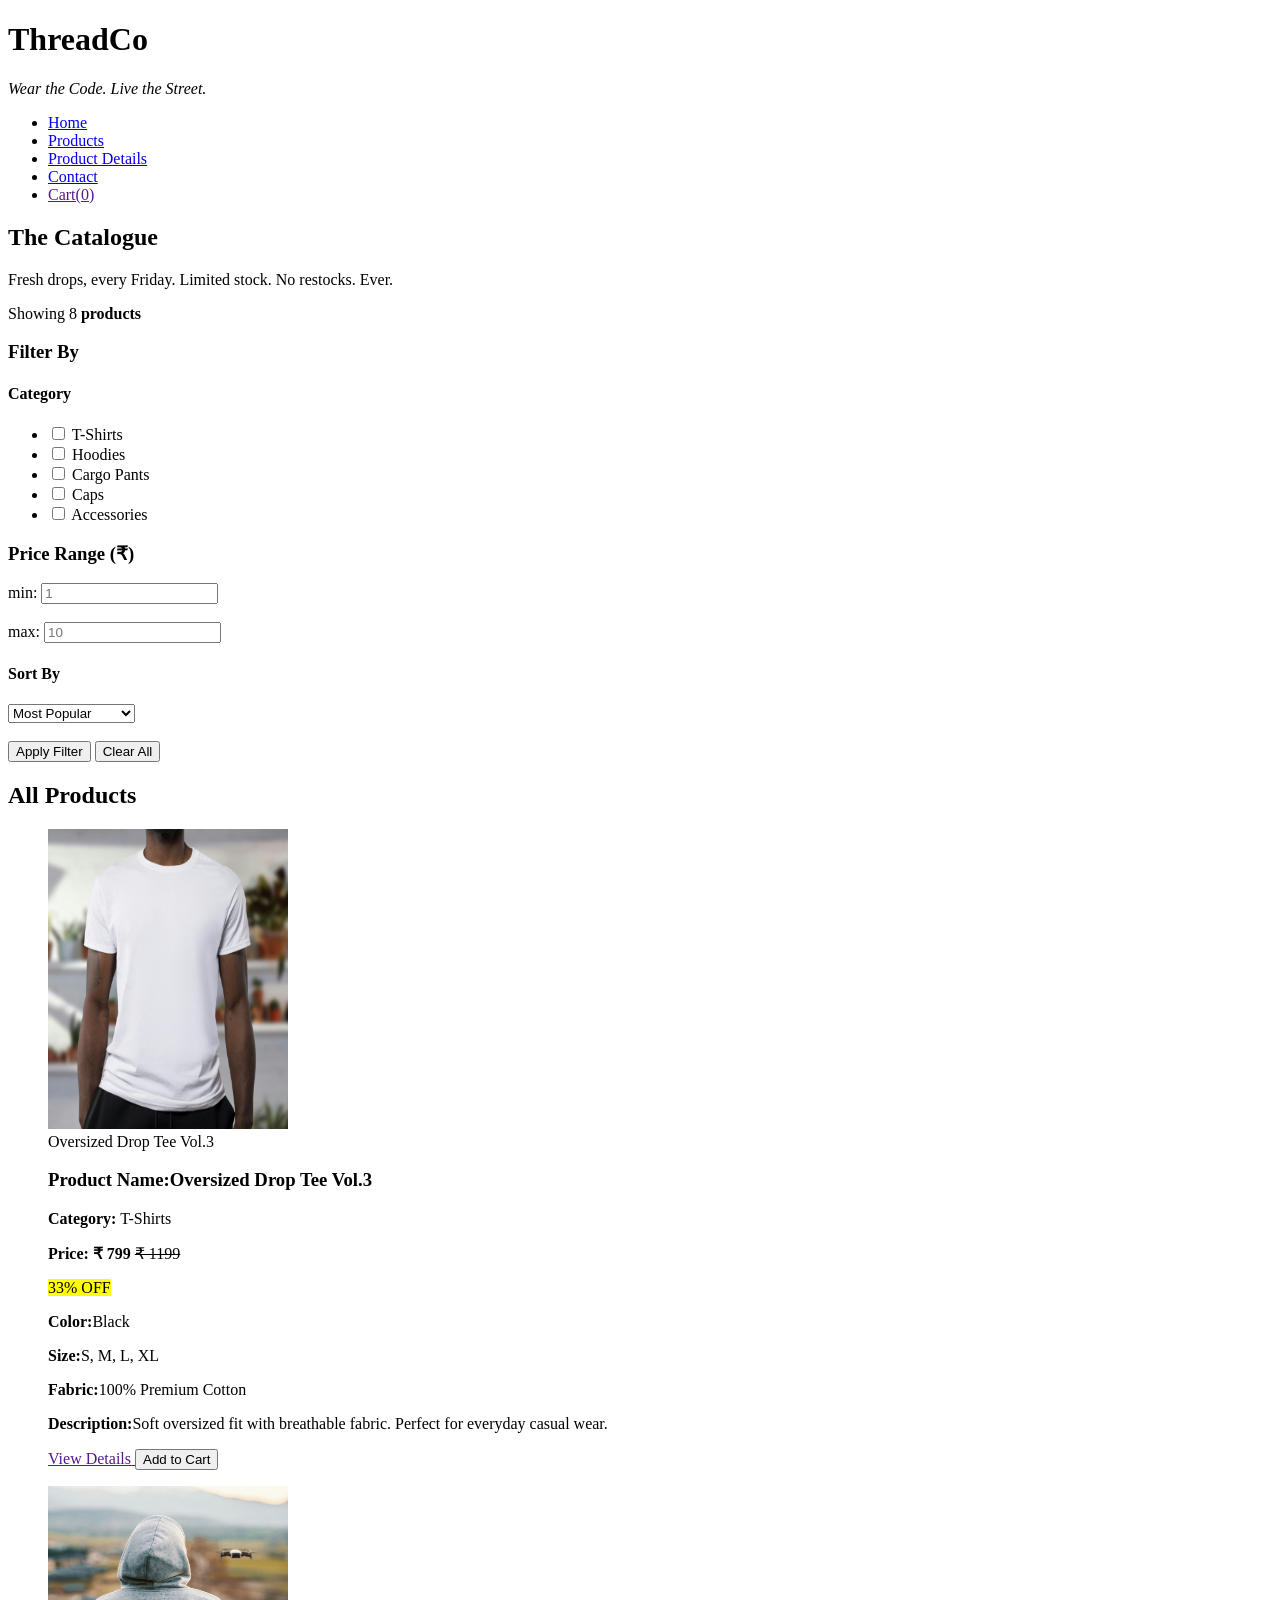
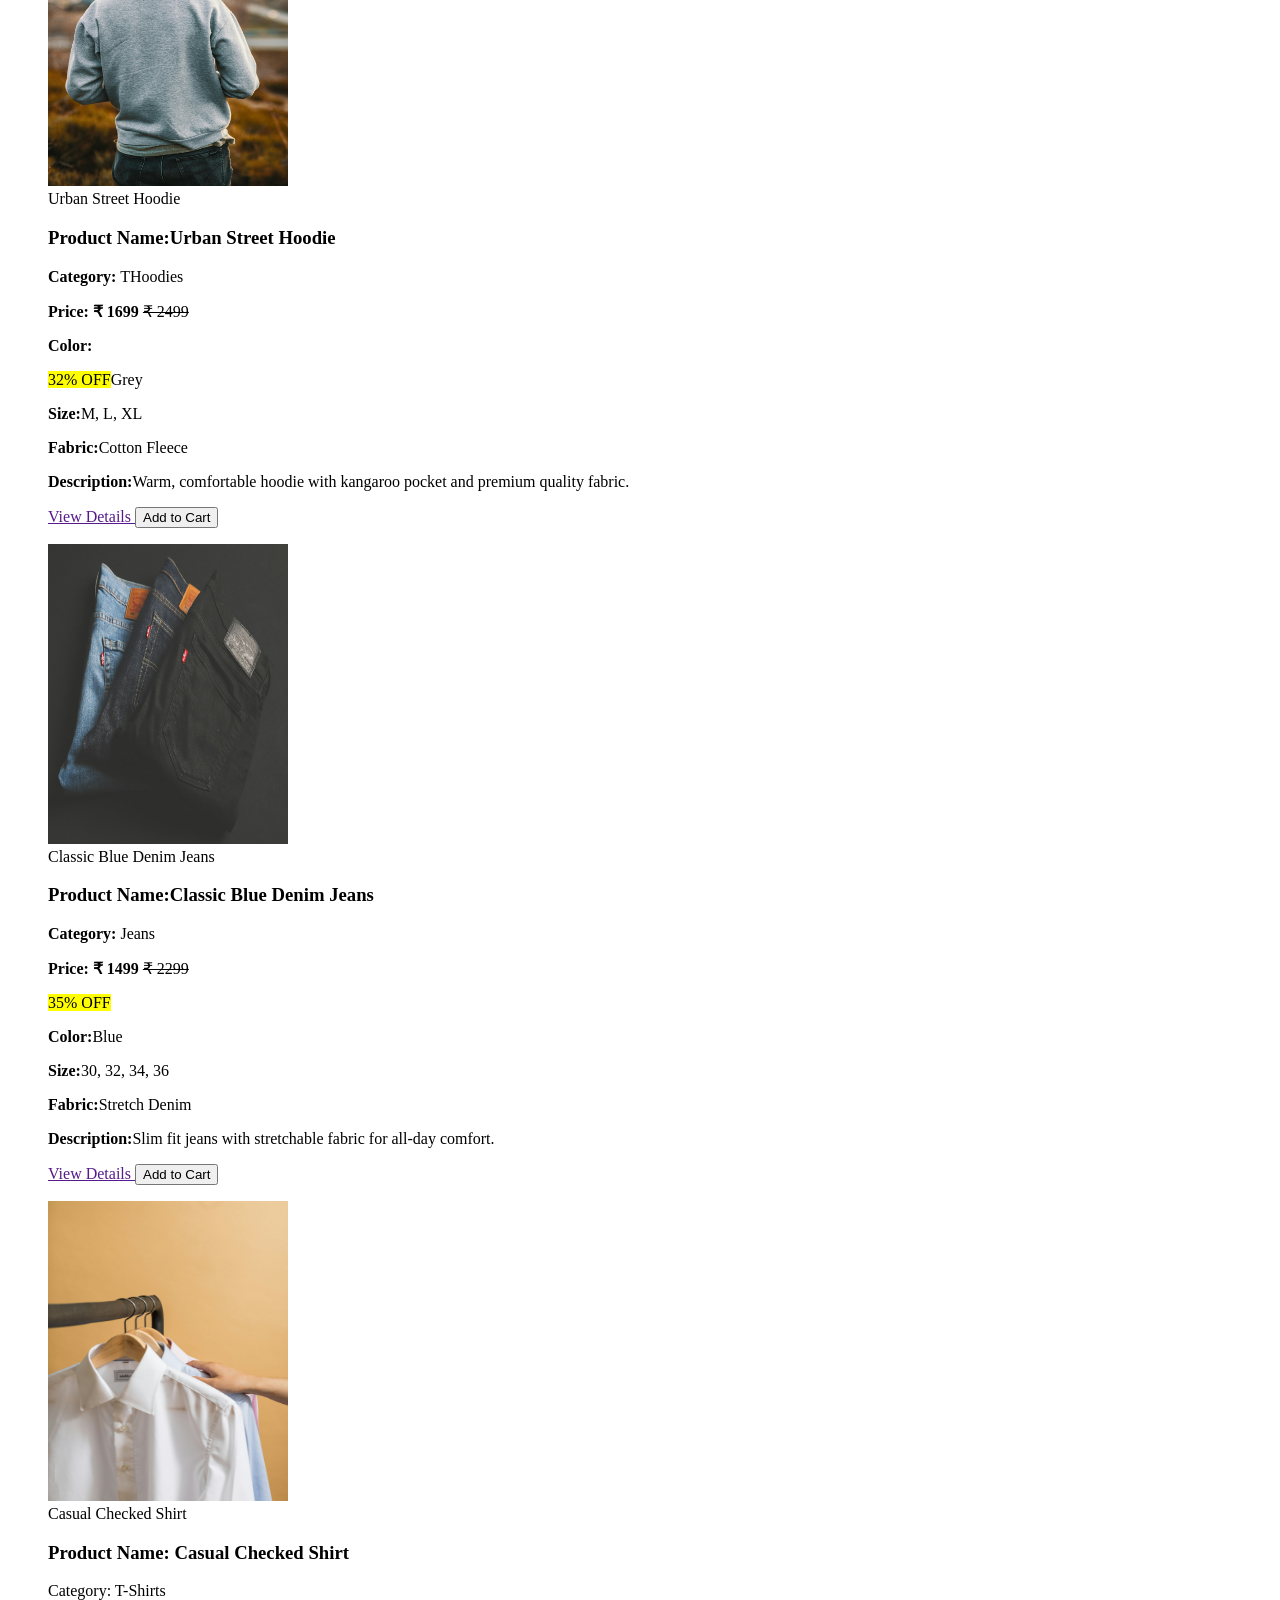
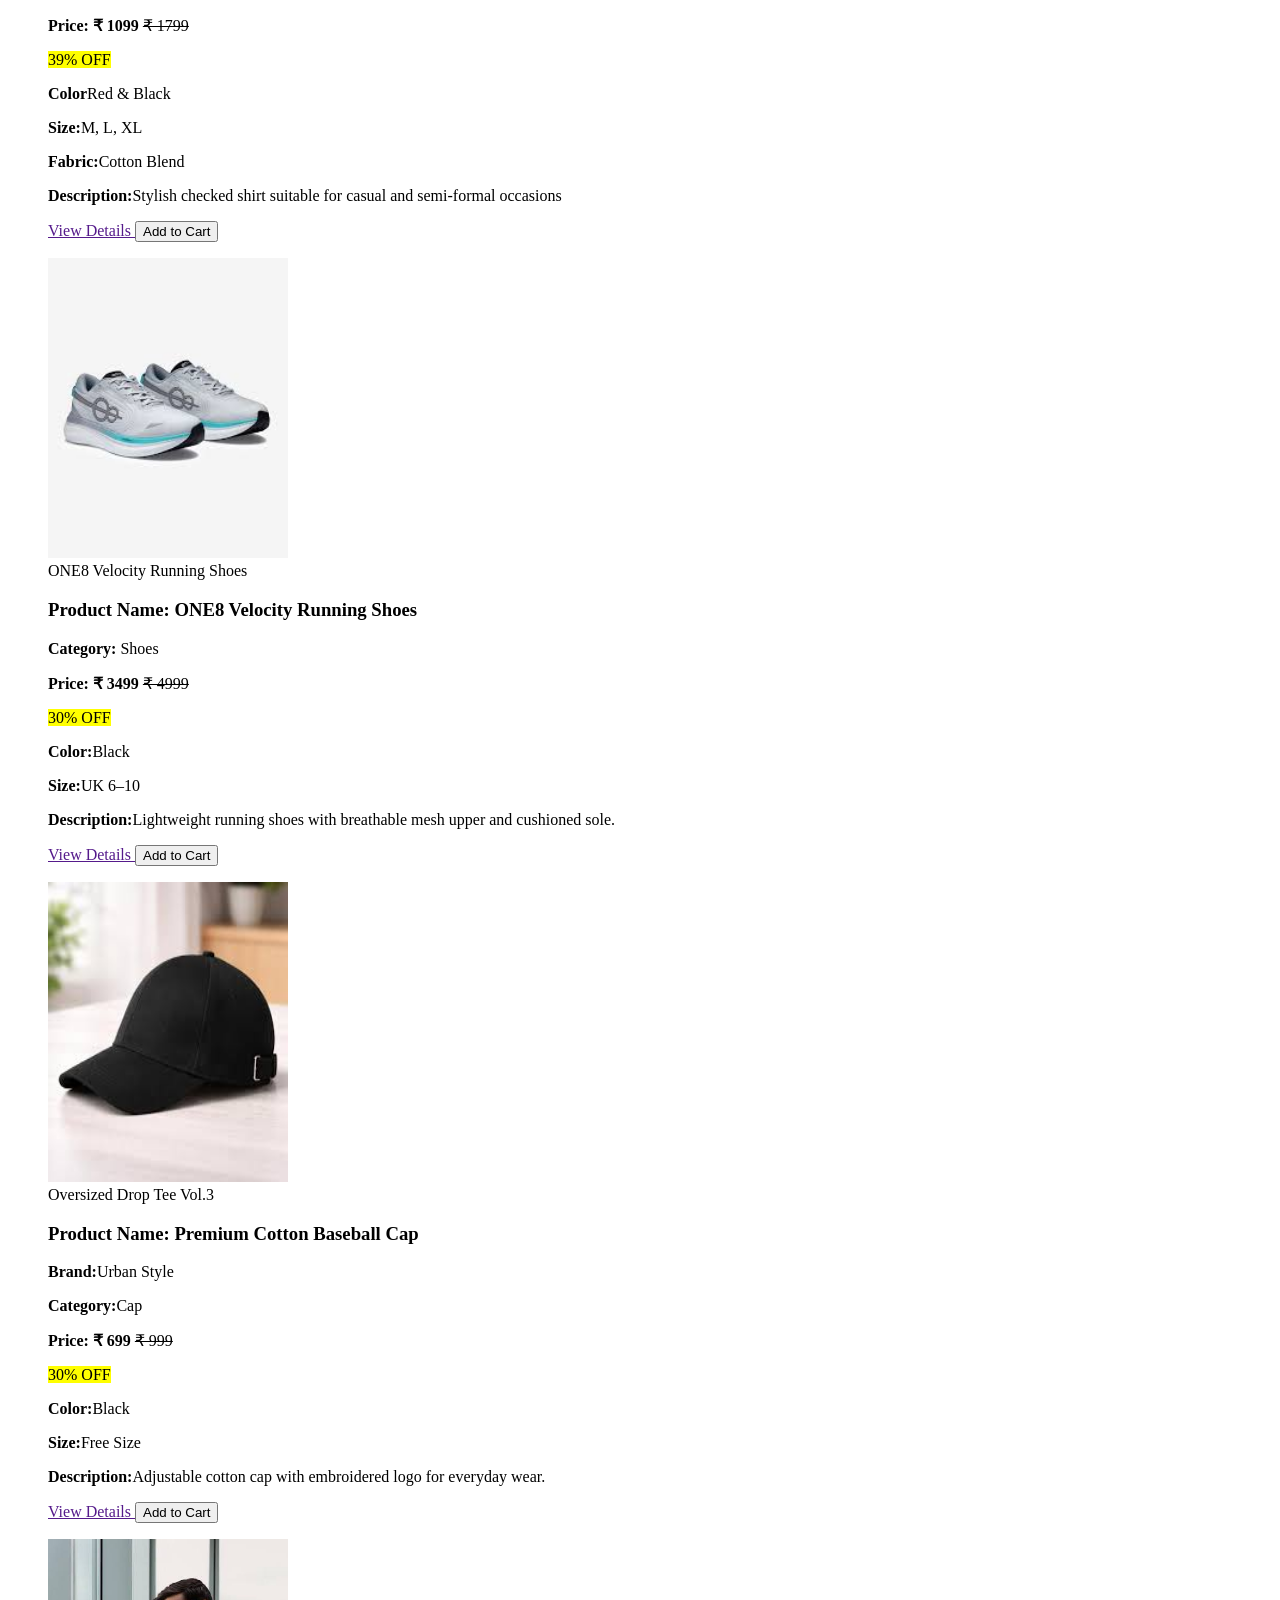
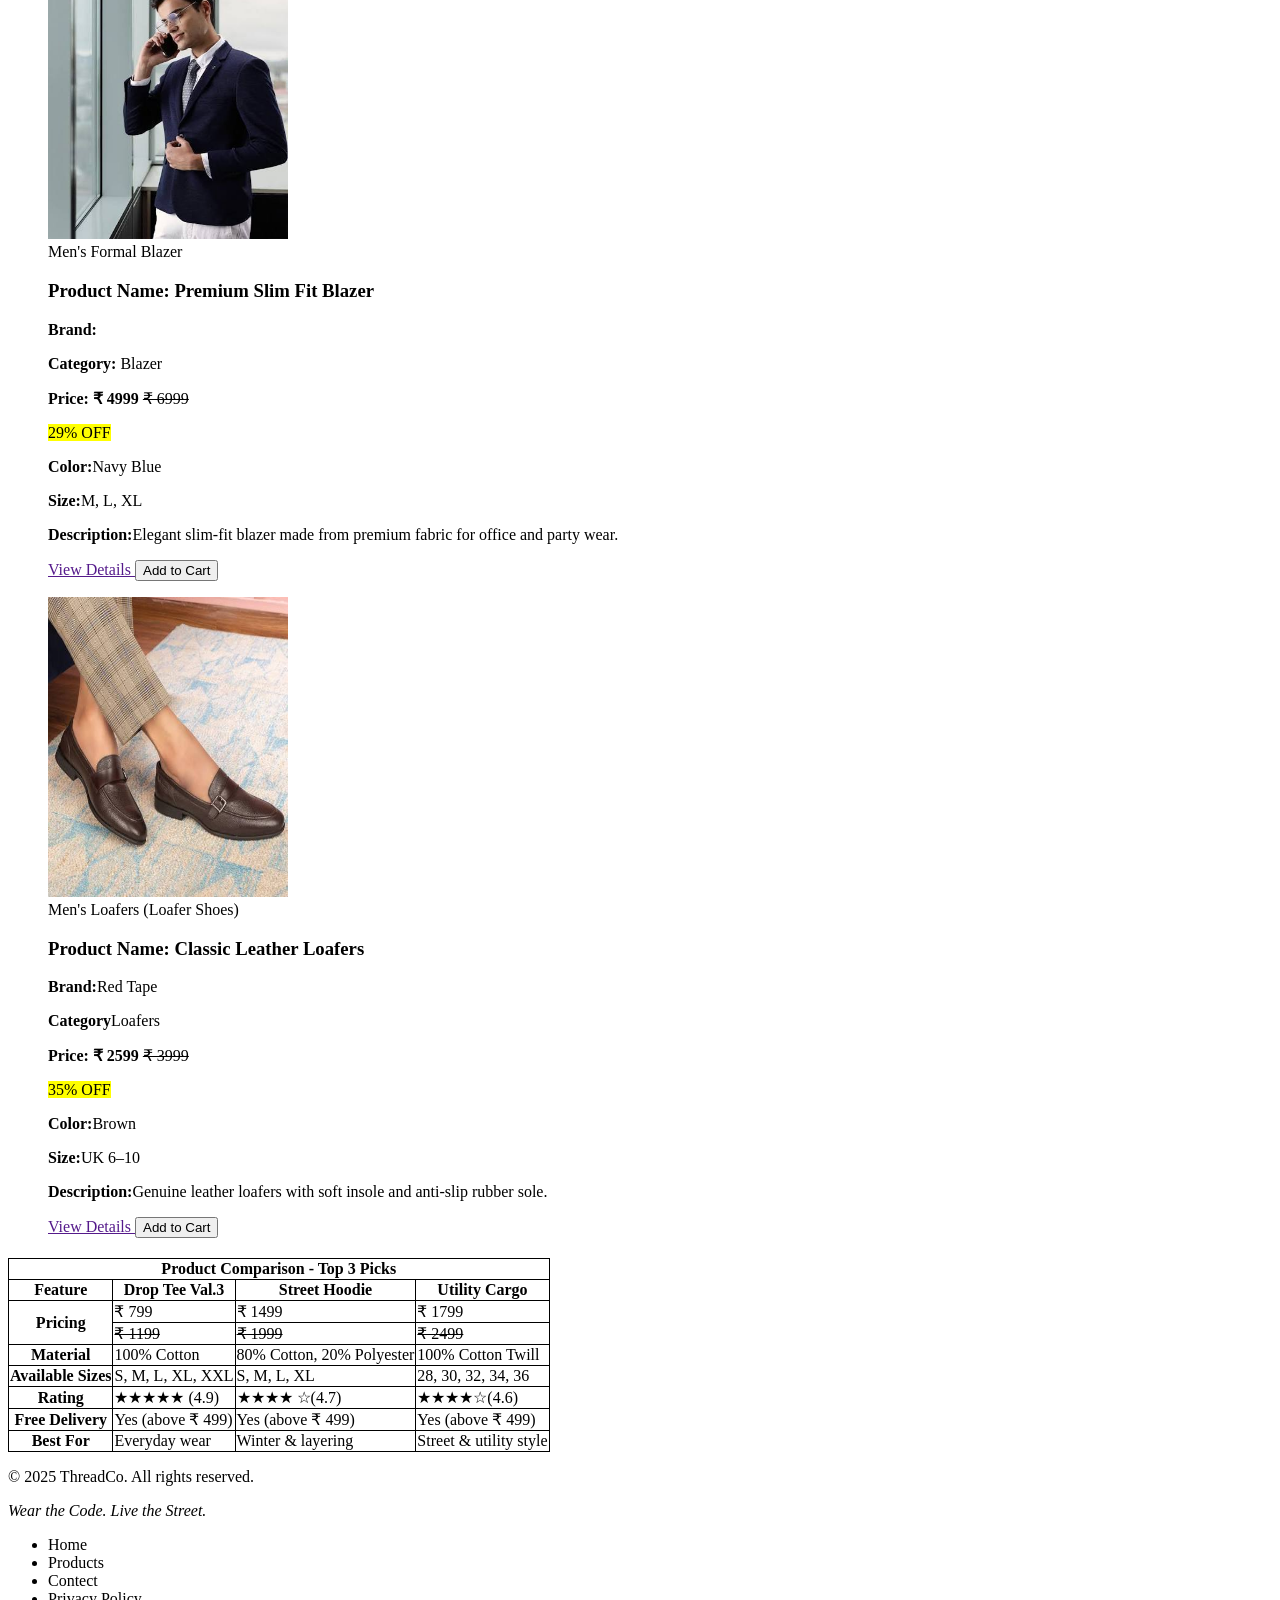
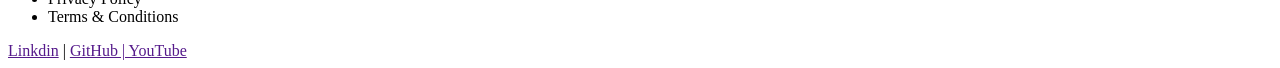
<file: product.html>
<!DOCTYPE html>
<html lang="en">

<head>
    <meta charset="UTF-8">
    <meta name="viewport" content="width=device-width, initial-scale=1.0">
    <title>ThreadCo - The Catalogue</title>
</head>
<style>
    table,
    tr,
    td,
    th {
        border: 1px solid black;
        border-collapse: collapse;
    }
</style>

<body>
    <header>
        <h1>ThreadCo</h1>
        <p><em>Wear the Code. Live the Street.</em></p>
        <nav>
            <ul>
                <li><a href="index.html">Home</a></li>
                <li><a href="product.html">Products</a></li>
                <li><a href="Product Details.html">Product Details</a></li>

                <li><a href="contact.html">Contact</a></li>
                <li><a href="">Cart(0)</a></li>

            </ul>
        </nav>
    </header>
    <main>
        <section>
            <h2>The Catalogue</h2>
            <p>Fresh drops, every Friday. Limited stock. No restocks. Ever.</p>
            <p>Showing 8 <strong>products</strong></p>
        </section>
        <section>
            <h3>Filter By</h3>
            <h4>Category</h4>
            <ul>
                <li>
                    <input type="checkbox" id="T-Shirts">
                    <lebel for="T-Shirts">T-Shirts</lebel>
                </li>
                <li>
                    <input type="checkbox" id="Hoodies">
                    <lebel for="Hoodies">Hoodies</lebel>
                </li>
                <li>
                    <input type="checkbox" id="Cargo Pants">
                    <lebel for="Cargo Pants">Cargo Pants</lebel>
                </li>
                <li>
                    <input type="checkbox" id="Caps">
                    <lebel for="Caps">Caps</lebel>
                </li>
                <li>
                    <input type="checkbox" id="Accessories">
                    <lebel for="Accessories">Accessories</lebel>
                </li>
            </ul>
            <h3>Price Range (&#8377)</h3>
            <label for="min">min:</label>
            <input type="number" name="min" id="min" min="0" placeholder="1" required>
            <br><br>
            <label for="max">max:</label>
            <input type="number" name="min" id="max" max="10" placeholder="10" required>
            <h4>Sort By</h4>
            <select name="Sort By" id="Sort By">
                <option value="">Most Popular</option>
                <option value="">Price:Low to High</option>
                <option value="">Price:High to Low</option>
                <option value="">Newest First </option>
            </select>
            <br><br>

            <button>Apply Filter</button>
            <button>Clear All</button>

        </section>
        <section>
            <h2>All Products</h2>
            <article>
                <figure>
                    <img src="pic/Oversized Drop Tee Vol.3 -1.jpg" alt="" width="240" height="300">
                    <figcaption>Oversized Drop Tee Vol.3</figcaption>
                    <h3>Product Name:Oversized Drop Tee Vol.3</h3>
                    <p><strong>Category:</strong> T-Shirts</p>
                    <p> <strong>Price: &#8377 799</strong> <s>&#8377 1199</s> </p>
                    <p> <mark>33% OFF</mark></p>
                    <p><strong>Color:</strong>Black</p>
                    <p><strong>Size:</strong>S, M, L, XL</p>
                    <p><strong>Fabric:</strong>100% Premium Cotton</p>
                    <p><strong>Description:</strong>Soft oversized fit with breathable fabric. Perfect for everyday
                        casual wear.</p>
                    <a href="">View Details </a>
                    <button>Add to Cart</button>
                </figure>
            </article>
            <article>
                <figure>
                    <img src="pic/Urban Street Hoodie-2.jpg" alt="" width="240" height="300">
                    <figcaption>Urban Street Hoodie</figcaption>
                    <h3>Product Name:Urban Street Hoodie</h3>
                    <p><strong>Category:</strong> THoodies</p>
                    <p> <strong>Price: &#8377 1699</strong> <s>&#8377 2499</s> </p>
                    <p><strong>Color:</strong></p>

                    <p> <mark>32% OFF</mark>Grey</p>
                    <p><strong>Size:</strong>M, L, XL</p>
                    <p><strong>Fabric:</strong>Cotton Fleece</p>
                    <p><strong>Description:</strong>Warm, comfortable hoodie with kangaroo pocket and premium quality
                        fabric.</p>

                    <a href="">View Details </a>
                    <button>Add to Cart</button>
                </figure>
            </article>
            <article>
                <figure>
                    <img src="pic/Classic Blue Denim Jeans.jpg" alt="" width="240" height="300">
                    <figcaption>Classic Blue Denim Jeans</figcaption>
                    <h3> Product Name:Classic Blue Denim Jeans</h3>
                    <p> <strong>Category:</strong> Jeans</p>
                    <p> <strong>Price: &#8377 1499</strong> <s>&#8377 2299</s> </p>
                    <p> <mark>35% OFF</mark></p>
                    <p><strong>Color:</strong>Blue</p>
                    <p><strong>Size:</strong>30, 32, 34, 36</p>
                    <p><strong>Fabric:</strong>Stretch Denim</p>
                    <p><strong>Description:</strong>Slim fit jeans with stretchable fabric for all-day comfort.</p>
                    <a href="">View Details </a>
                    <button>Add to Cart</button>
                </figure>
            </article>
            <article>
                <figure>
                    <img src="pic/Casual Checked Shirt-4.jpg" alt="" width="240" height="300">
                    <figcaption>Casual Checked Shirt</figcaption>
                    <h3>Product Name: Casual Checked Shirt</h3>
                    <p>Category: T-Shirts</p>
                    <p> <strong>Price: &#8377 1099</strong> <s>&#8377 1799</s> </p>
                    <p> <mark>39% OFF</mark></p>
                    <p><strong>Color</strong>Red & Black</p>
                    <p><strong>Size:</strong>M, L, XL</p>
                    <p><strong>Fabric:</strong>Cotton Blend</p>
                    <p><strong>Description:</strong>Stylish checked shirt suitable for casual and semi-formal occasions
                    </p>
                    <a href="">View Details </a>
                    <button>Add to Cart</button>
                </figure>
            </article>
            <article>
                <figure>
                    <img src="pic/ONE8 Velocity Running Shoes-5.jpg" alt="" width="240" height="300">
                    <figcaption>ONE8 Velocity Running Shoes</figcaption>
                    <h3>Product Name: ONE8 Velocity Running Shoes</h3>
                    <p><strong>Category: </strong>Shoes</p>
                    <p> <strong>Price: &#8377 3499</strong> <s>&#8377 4999</s> </p>
                    <p> <mark>30% OFF</mark></p>
                    <p><strong>Color:</strong>Black</p>
                    <p><strong>Size:</strong>UK 6–10</p>
                    <p><strong>Description:</strong>Lightweight running shoes with breathable mesh upper and cushioned
                        sole.</p>
                    <a href="">View Details </a>
                    <button>Add to Cart</button>
                </figure>
            </article>
            <article>
                <figure>
                    <img src="pic/Premium Cotton Baseball Cap-6.jpg" alt="" width="240" height="300">
                    <figcaption>Oversized Drop Tee Vol.3</figcaption>
                    <h3>Product Name: Premium Cotton Baseball Cap</h3>
                    <p><strong>Brand:</strong>Urban Style</p>
                    <p> <strong>Category:</strong>Cap</p>
                    <p> <strong>Price: &#8377 699</strong> <s>&#8377 999</s> </p>
                    <p> <mark>30% OFF</mark></p>
                    <p><strong>Color:</strong>Black</p>
                    <p><strong>Size:</strong>Free Size</p>
                    <p><strong>Description:</strong>Adjustable cotton cap with embroidered logo for everyday wear.</p>
                    <a href="">View Details </a>
                    <button>Add to Cart</button>
                </figure>
            </article>
            <article>
                <figure>
                    <img src="pic/Premium Slim Fit Blazer-7.jpg" alt="" width="240" height="300">
                    <figcaption>Men's Formal Blazer</figcaption>
                    <h3>Product Name: Premium Slim Fit Blazer</h3>
                    <p><strong>Brand:</strong>
                        <Raymond /p>
                            <p><strong>Category: </strong>Blazer</p>
                            <p> <strong>Price: &#8377 4999</strong> <s>&#8377 6999</s> </p>
                            <p> <mark>29% OFF</mark></p>
                            <p><strong>Color:</strong>Navy Blue</p>
                            <p><strong>Size:</strong>M, L, XL</p>
                            <p><strong>Description:</strong>Elegant slim-fit blazer made from premium fabric for office
                                and party wear.</p>
                            <a href="">View Details </a>
                            <button>Add to Cart</button>
                </figure>
            </article>
            <article>
                <figure>
                    <img src="pic/Classic Leather Loafers-8.jpg" alt="" width="240" height="300">
                    <figcaption>Men's Loafers (Loafer Shoes)</figcaption>
                    <h3>Product Name: Classic Leather Loafers</h3>
                    <p><strong>Brand:</strong>Red Tape</p>
                    <p><strong>Category</strong>Loafers</p>
                    <p> <strong>Price: &#8377 2599</strong> <s>&#8377 3999</s> </p>
                    <p> <mark>35% OFF</mark></p>
                    <p><strong>Color:</strong>Brown</p>
                    <p><strong>Size:</strong>UK 6–10</p>
                    <p><strong>Description:</strong>Genuine leather loafers with soft insole and anti-slip rubber sole.
                    </p>
                    <a href="">View Details </a>
                    <button>Add to Cart</button>
                </figure>
            </article>

        </section>
        <section>
            <h2></h2>
            <p></p>
            <table>
                <tr>
                    <th colspan="4">Product Comparison - Top 3 Picks</th>

                </tr>
                <tr>
                    <th>Feature</th>
                    <th>Drop Tee Val.3</th>
                    <th>Street Hoodie</th>
                    <th>Utility Cargo</th>
                </tr>
                <tr>
                    <th rowspan="2">Pricing</th>
                    <td>&#8377 799</td>
                    <td>&#8377 1499</td>
                    <td>&#8377 1799</td>
                </tr>
                <tr>
                    <td><s>&#8377 1199</s></td>
                    <td><s>&#8377 1999</s></td>
                    <td> <s>&#8377 2499</s></td>
                </tr>
                <tr>
                    <th>Material</th>
                    <td>100% Cotton</td>
                    <td>80% Cotton, 20% Polyester</td>
                    <td>100% Cotton Twill</td>
                </tr>
                <tr>
                    <th>Available Sizes </th>
                    <td>S, M, L, XL, XXL</td>
                    <td>S, M, L, XL</td>
                    <td>28, 30, 32, 34, 36</td>
                </tr>
                <tr>
                    <th>Rating</th>
                    <td>&#9733&#9733&#9733&#9733&#9733 (4.9)</td>
                    <td>&#9733&#9733&#9733&#9733 &#9734(4.7)</td>
                    <td>&#9733&#9733&#9733&#9733&#9734(4.6)</td>
                </tr>
                <tr>
                    <th>Free Delivery</th>
                    <td>Yes (above ₹ 499)</td>
                    <td>Yes (above ₹ 499)</td>
                    <td>Yes (above ₹ 499)</td>
                </tr>
                <tr>
                    <th>Best For</th>
                    <td>Everyday wear</td>
                    <td>Winter & layering</td>
                    <td>Street & utility style
                    </td>
                </tr>
            </table>
        </section>
    </main>
    <footer>
        <p>&copy; 2025 ThreadCo. All rights reserved.</p>
        <p><em>Wear the Code. Live the Street.</em></p>

        <ul>
            <li><a href="#Home"></a>Home</li>
            <li><a href=""></a>Products</li>
            <li><a href="
                "></a>Contect</li>
            <li><a href=""></a>Privacy Policy</li>
            <li><a href=""></a>Terms & Conditions</li>

        </ul>

        <div>
            <a href="">Linkdin</a> | <a href="">GitHub | YouTube</a>

        </div>


    </footer>

</body>

</html>
</file>
<file: style.css>
@import url('https://fonts.googleapis.com/css2?family=Plus+Jakarta+Sans:wght@300;400;500;600;700;800&family=Space+Grotesk:wght@400;500;600;700;800&display=swap');


* {
    padding: 0;
    margin: 0;
    box-sizing: border-box;
}

:root {
    /* Brand Theme Colors */
    --color-primary: #a855f7;
    --color-primary-glow: rgba(168, 85, 247, 0.25);
    --color-secondary: #ec4899;
    --color-secondary-glow: rgba(236, 72, 153, 0.25);
    --color-accent: #06b6d4;


    /* Base & Layout Backgrounds */
    --color-bg-base: #060709;
    --color-bg-section: #0c0d14;
    --color-bg-footer: #161922;
    --color-surface: #11131a;
    --color-surface-muted: #1e212f;


    /* Borders */
    --color-border: rgba(255, 255, 255, 0.07);


    /* Typography Text Colors */
    --white: #ffffff;
    --color-text-body: #cbd5e1;
    --color-text-muted: #9fa6b2;
    --font-display: 'Space Grotesk', sans-serif;
    --font-body: 'Plus Jakarta Sans', sans-serif;
    --radius-sm: 6px;
    --radius-md: 12px;
    --radius-lg: 20px;
    --shadow-sm: 0 4px 12px rgba(0, 0, 0, 0.5);
    --shadow-md: 0 12px 36px rgba(0, 0, 0, 0.7);
    --shadow-lg: 0 24px 64px rgba(0, 0, 0, 0.9);
    --gradient-accent: linear-gradient(135deg, var(--color-primary) 0%, var(--color-secondary) 100%);
    --gradient-secondary: linear-gradient(135deg, var(--color-accent) 0%, #3b82f6 100%);
}

html {
    font-size: 16px;
}

h1,
h2,
h3,
h4,
h5,
h6 {
    font-family: var(--font-display);
    font-weight: 700;
    line-height: 1.1;
    letter-spacing: -0.02em;
    color: var(--white);
}


h1 {
    font-size: clamp(2.4rem, 6vw, 5rem);
}

h2 {
    font-size: clamp(1.8rem, 4vw, 3rem);
}

h3 {
    font-size: clamp(1.2rem, 2.5vw, 1.75rem);
}

h4 {
    font-size: 1.125rem;
    font-weight: 600;
}

p {
    font-size: 1rem;
    line-height: 1.7;
    color: var(--color-text-muted);
}


small {
    font-size: 0.8rem;
    color: var(--color-text-muted);
}

strong {
    color: var(--white);
    font-weight: 600;
}

em {
    color: var(--color-text-body);
}

ul {
    list-style: none;
}

a {
    /* color: inherit; */
    color: rgb(180, 175, 175);
    text-decoration: none;
}


body {
    background-color: var(--color-bg-base);
    padding: 0 50px;
}

header {
    position: fixed;
    background-color: rgba(4, 4, 4, 0.604);
    backdrop-filter: blur(10px);
    -webkit-backdrop-filter: blur(10px);
    display: flex;
    left: 60px;
    right: 60px;
    border-bottom: 1px solid var(--color-border);
    justify-content: space-between;
    align-items: center;
    padding: 20px 30px;
    text-transform: uppercase;
    z-index: 10;

}

header nav ul {
    display: flex;
    gap: 10px;
}

header h1 {
    font-size: 2rem;
    letter-spacing: 0.07em;
    background: var(--gradient-accent);
    background-clip: text;
    -webkit-background-clip: text;
    color: transparent;
    -webkit-text-fill-color: transparent;
}


header nav a {
    /* display: inline-block; */
    font-family: var(--font-display);
    color: var(--color-text-muted);
    padding: 12px 20px;
    border-radius: var(--radius-sm);
    font-weight: 600;
    text-wrap: nowrap;
}

header nav a:hover {
    background-color: rgba(32, 31, 31, 0.605);
    color: var(--white);
}

header nav li:last-child a {
    background-color: var(--color-primary);
    color: var(--white);
}

header nav li:last-child a:hover {
    background-color: var(--color-secondary);
}

main {
    /* padding-top: 80px; */
    padding-top: 80px;
}

#hero {
    height: 90vh;
    display: flex;
    justify-content: space-between;
    align-items: center;
    padding: 50px 40px;
}

.left-hero {
    display: flex;
    flex-direction: column;
    gap: 10px;
    max-width: 690px;
}

.left-hero h2 {
    font-size: 5rem;
    text-transform: uppercase;
}

#gradient-text {
    background: var(--gradient-accent);
    background-clip: text;
    -webkit-background-clip: text;
    color: transparent;
    -webkit-text-fill-color: transparent;
}

#hero p {
    font-size: 1.4rem;
    font-family: var(--font-body);
}

#cta {
    display: flex;
    gap: 20px;
    margin-top: 20px;
}

#cta a {
    padding: 15px 30px;
    border-radius: var(--radius-sm);
    text-transform: uppercase;
    font-family: var(--font-display);
    font-weight: 700px;
    color: var(--white);
}

.btn1 {
    background: var(--gradient-accent);
    display: flex;
    justify-content: center;
    align-items: center;

}

.btn1:hover {
    /* background-color: var(--color-primary); */
    box-shadow: 0 8px 20px rgba(223, 71, 190, 0.506);
    background: linear-gradient(135deg, #a54ef7 0%, #f2459b 100%);
}

.btn2 {
    border: 2px solid rgba(104, 104, 104, 0.926);
}

.btn2:hover {
    background-color: rgba(255, 255, 255, 0.07);
    border-color: var(--white);
}

.right-hero {
    flex: 1;
    display: flex;
    justify-content: center;
    align-items: center;
    height: 500px;
    position: relative;
    /* margin-right: 200px; */
}

.right-hero img {
    height: 500px;
    width: 400px;
    object-fit: cover;
    border-radius: var(--radius-lg);
    z-index: 1;
    box-shadow: var(--shadow-md);
}
.right-hero img:hover {
    border: 1px solid var(--color-primary);
    box-shadow: var(--shadow-lg);
}

.glow {
    width: 400px;
    height: 400px;
    border-radius: 50%;
    position: absolute;
    filter: blur(50px);
    opacity: .5;
}

.orb1 {
    top: 0%;
    left: 20%;
    background-color: var(--color-primary);
}

.orb2 {
    bottom: 0%;
    right: 20%;
    background-color: var(--color-secondary);
}

#week-drop {
    background-color: #0C0D14;
    padding: 80px 60px;
}

#week-drop h2 {
    text-transform: uppercase;
}

#week-drop>p {
    margin: 15px 0;
    font-family: var(--font-body);
}

.cards {
    display: flex;
    flex-wrap: wrap;
    gap: 20px;
    margin-top: 40px;
}

.cards article {
    flex: 1 1 260px;
    display: flex;
    flex-direction: column;
    padding: 10px;
    border-radius: var(--radius-lg);
    overflow: hidden;
    border: 1px solid var(--color-border);
}

figure {
    /* position: relative; */
    overflow: hidden;
    aspect-ratio: 3/4;
    padding: 5px;
    border-radius: var(--radius-lg);
    overflow: hidden;

}

figcaption {
    display: none;
}

figure img {
    width: 100%;
    height: 100%;
    object-fit: cover;
    border-radius: var(--radius-lg);
}

article {
    position: relative;
}

article h3 {
    padding: 10px 20px 0;
    font-size: 1rem;
}

article p:first-of-type {
    padding: 0 20px;
    font-family: var(--font-body);
    font-size: 0.85rem;

}

article p span {
    color: var(--color-primary);
    font-weight: 700;
}

article p:nth-of-type(2) {
    padding: 20px 20px;
    font-family: var(--font-body);
}

article p:nth-of-type(2) strong {
    font-family: var(--font-display);
}

article p:nth-of-type(2) s {
    margin-left: 10px;
}


article p:nth-of-type(3) mark {
    background: var(--gradient-accent);
    padding: 7px 15px;
    border-radius: var(--radius-lg);
    color: var(--white);
    font-family: var(--font-display);
    font-weight: 600;
    position: absolute;
    top: 3%;
    right: 5%;
}

article>a {
    color: var(--color-accent);
    text-decoration: underline;
    text-transform: uppercase;
    letter-spacing: 0.1em;
    font-family: var(--font-display);
    text-underline-offset: 4px;
    padding: 0px 20px 10px;
}

article>a:hover {

    color: var(--color-secondary)
}

article>button {
    margin: 10px 20px;
    padding: 10px 20px;
    border-radius: var(--radius-sm);
    border: none;
    text-transform: uppercase;
    font-family: var(--font-display);
    font-weight: 500;
}

article>button:hover {
    color: var(--white);
    background-color: var(--color-primary);
    cursor: pointer;
}

article:hover {
    border: 1px solid var(--color-primary);
    box-shadow: 0 10px 10px var(--color-primary-glow);

}
#best-sellers{
    padding: 80px 50px;
}
#best-sellers h2{
    text-transform: uppercase;
    margin-bottom: 15px;
}
#best-sellers table{
    color: #ebeef1;
    width: 100%;
    border: 1px solid;
    border-radius: var(--radius-md);
    overflow: hidden;
    border-collapse: collapse;

}
th[colspan="5"] 
{
    background:var(--gradient-accent);
    padding: 13px 0px;
    font-family: var(--font-display);
    letter-spacing: 0.1em;
    text-transform: uppercase;
    font-size: 1.1rem;
    text-align: center;
    color: #cbd5e1;
}
th{
    padding: 14px 20px;
    text-align: left;
    background-color: rgba(255,255,255,0.07);
    font-family: var(--font-display);
    text-transform: uppercase;
    color: var(--color-text-muted);
    letter-spacing: 0.1em;
    font-size: 0.9rem;
}
td{
    padding: 14px 20px;
    font-family: var(--font-body);
    color: var(--color-text-body);
    background-color: rgba(30,30,30,0.605);
    border-top: 1px solid var(--color-border);

}
tr:hover td{
    background-color: rgba(255,255,255,0.07);
}
tr:hover td:first-child{
    color: var(--color-secondary);
}
#threadco{
 padding: 80px 50px;
}
   
#threadco h2{
    text-transform: uppercase;
    margin-bottom: 11px;

}
#threadco{
    font-family: var(--font-body);
    margin-bottom: 5px;
     color: #cbd5e1;

}
#threadco ul{
    display: flex;
   
    flex-wrap: wrap;
    gap: 20px;
    margin: 50px 0px;
}
#threadco ul li{
    flex: 1 1 240px;
    background:var(--color-surface);
    border-radius:var(--radius-md);
    border: 1px solid var(--color-border);
    border-left: 4px solid var(--color-accent);
    font-family: var(--font-body);
    color: var(--color-text-muted);
    font-size: 0.9rem;

}
#threadco ul li:hover{
    border-left:4px solid var(--color-primary) ;
}
#threadco ul li strong{
    display: block;
    font-family: var(--font-display);
    margin: 10px;
    font-size: 1.2rem;
}
#threadco dl{
    margin: 10px;
    border-top: 1px solid var(--color-border);
    display: flex;
    flex-wrap: wrap;
    gap: 10px;
}
#threadco dl section{
    flex: 1 1 270px;
    padding: 24px;
    border-radius: var(--radius-md);
}
#threadco dl section:hover{
    background-color: rgba(255,255,255,0.07);
    border: 1px solid var(--color-primary);

}
#threadco dl dt{
    color:var(--color-accent);
    font-family: var(--font-body);
    margin-bottom: 10px;
    text-transform: uppercase;
}
#threadco dl dd{
      font-family: var(--font-body);
      color: var(--color-text-muted);
      font-size: 0.9em;

}
#get-early{
    background: var(--color-surface);
    text-align: center;
    padding: 120px 0px ;

}
#get-early h2{
    text-transform: uppercase;
    padding: 15px 0px;
}
#get-early p{
    font-family: var(--font-body);
    padding: 20px 0px;
    font-size: 1.1em;
    max-width: 500px;
    margin: auto;
}
#get-early form{
    display: flex;
    margin: auto;
    justify-content: center;
    border: 1px solid var(--color-border);
    border-radius: var(--radius-md);
    max-width: 520px;
    overflow: hidden;

}
#get-early input[type="email"]{
    flex: 1;
    padding: 14px 30px;
    border: none;
    outline: none;
    color: rgb(245, 238, 238);
    font-family: var(--font-body);
    font-size: 1.2rem;
    background-color: rgba(50,50,50,0.305);
}
#get-early input[type="email"]::placeholder{
    font-size: 1.2rem;
}
#get-early form button{
    font-family: var(--font-display);
    letter-spacing: 0.2rem;
    background: var(--gradient-accent);
    text-transform: uppercase;
    border: none;
    padding: 14px 30px;
    outline: none;
    color: white;
    font-weight: 600px;
}
#get-early small{
    font-family: var(--font-body);
}
#footer{
    background-color: var(--color-bg-footer);
    padding: 80px 50px;

}
#footer h3{
    text-transform: uppercase;
    background: var(--gradient-accent);
    background-clip: text;
    color: transparent;
    letter-spacing: 0.1em;
    margin-bottom: 10px;
}
#footer p{
   font-size: 1.2rem;
   font-family: var(--font-display);
}
#footer nav ul{
    display: flex;
    gap: 20px;
    margin: 40px 0px;
    text-transform: uppercase;

}
#footer nav ul li {
    border: 1px solid var(--color-border);
    border-radius: var(--radius-md);
    padding: 10px 20px;
    font-family: var(--font-body);
}
#footer nav ul li:hover{
    border: 1px solid var(--color-primary);
}
#footer p{
    margin:30px;
    font-size: 0.9rem;
}
#footer p a{
    color: var(--color-accent); 
}
#footer p a:hover{
    color: var(--color-secondary);
}
</file>
<file: Style-c.css>
*{
    padding: 0;
    margin: 0;
    box-sizing: border-box;

}
body{
    background-image: url("https://media.istockphoto.com/id/2152660097/photo/tropical-paradise-beach-scene-for-background-or-wallpaper.jpg?b=1&s=612x612&w=0&k=20&c=AlzFdj3H1uTM-UgkcF4SPMwwdsPSdsed9CebW6nwY7s=");
    background-repeat: no-repeat;
    background-size: cover;
    background-position: center;
    background-attachment: fixed;
    min-height: 100vh;
}
 header{
    display: flex;
    border: 2px solid black;
    background-color:black;
     align-items: center;
     justify-content: space-between;
    
     text-transform: uppercase;
     padding: 10px;
     margin: 10px 20px;
      border-radius:18px;
     
}

h1{
    font-size:30px;
    letter-spacing:3px;
    background:linear-gradient(rgb(211,71,15),rgb(20,179,20));
    background-clip:text;
    color:transparent;
}
header nav ul li a{
    text-decoration: none;
    color: white;
    font-weight: 600;
    padding: 12px 20px;
    white-space: nowrap;
}
header nav ul li a:hover{
    color:orange;
}
header nav ul{
    display: flex;
    list-style: none;
    gap: 20px;
    align-items: center;
    flex-wrap: wrap;   /* Zarurat pade to next line me aa jayega */
}
main{
    padding: 20px;
    max-width: 1200px;
    margin: 30px auto;
    background-color: #ffffff;
    border-radius: 10px;
    box-shadow: 0 0 10px rgba(0,0,0,0.1);
}
h2{
    text-align: center;
    text-decoration: underline;
    padding-bottom: 10px;
}
.info{
    border: 2px solid black;
    box-shadow: rgb(93, 37, 37);
}

#Info{
    font-size: larger;
}
button{
    background: linear-gradient(to right, #ff9800, #ff5722);
    color: white;
    border: none;
    padding: 12px 25px;
    border-radius: 8px;
    font-size: 16px;
    cursor: pointer;
}
button:hover{
    background-color: #c79a56;
    transform: scale(1.05);
}
button:active{
    transform: scale(0.98);
}
footer{
    background-color:#111;
    color:white;
    text-align:center;
    padding:25px;
    margin-top:40px;
}

.footer-links{
    display:flex;
    justify-content:center;
    gap:20px;
    list-style:none;
    margin:20px 0;
    padding:0;
    flex-wrap:wrap;
}

.footer-links a{
    color:white;
    text-decoration:none;
    font-weight:600;
}

.footer-links a:hover{
    color:orange;
}

.social-links{
    margin-top:15px;
}

.social-links a{
    color:#00bfff;
    text-decoration:none;
    margin:0 8px;
}

.social-links a:hover{
    color:orange;
}
.footer-links a{
    text-transform: uppercase;
}
.message{
    /* background-color: #b6afad; */
    border: 2px solid black;
    
}
</file>
